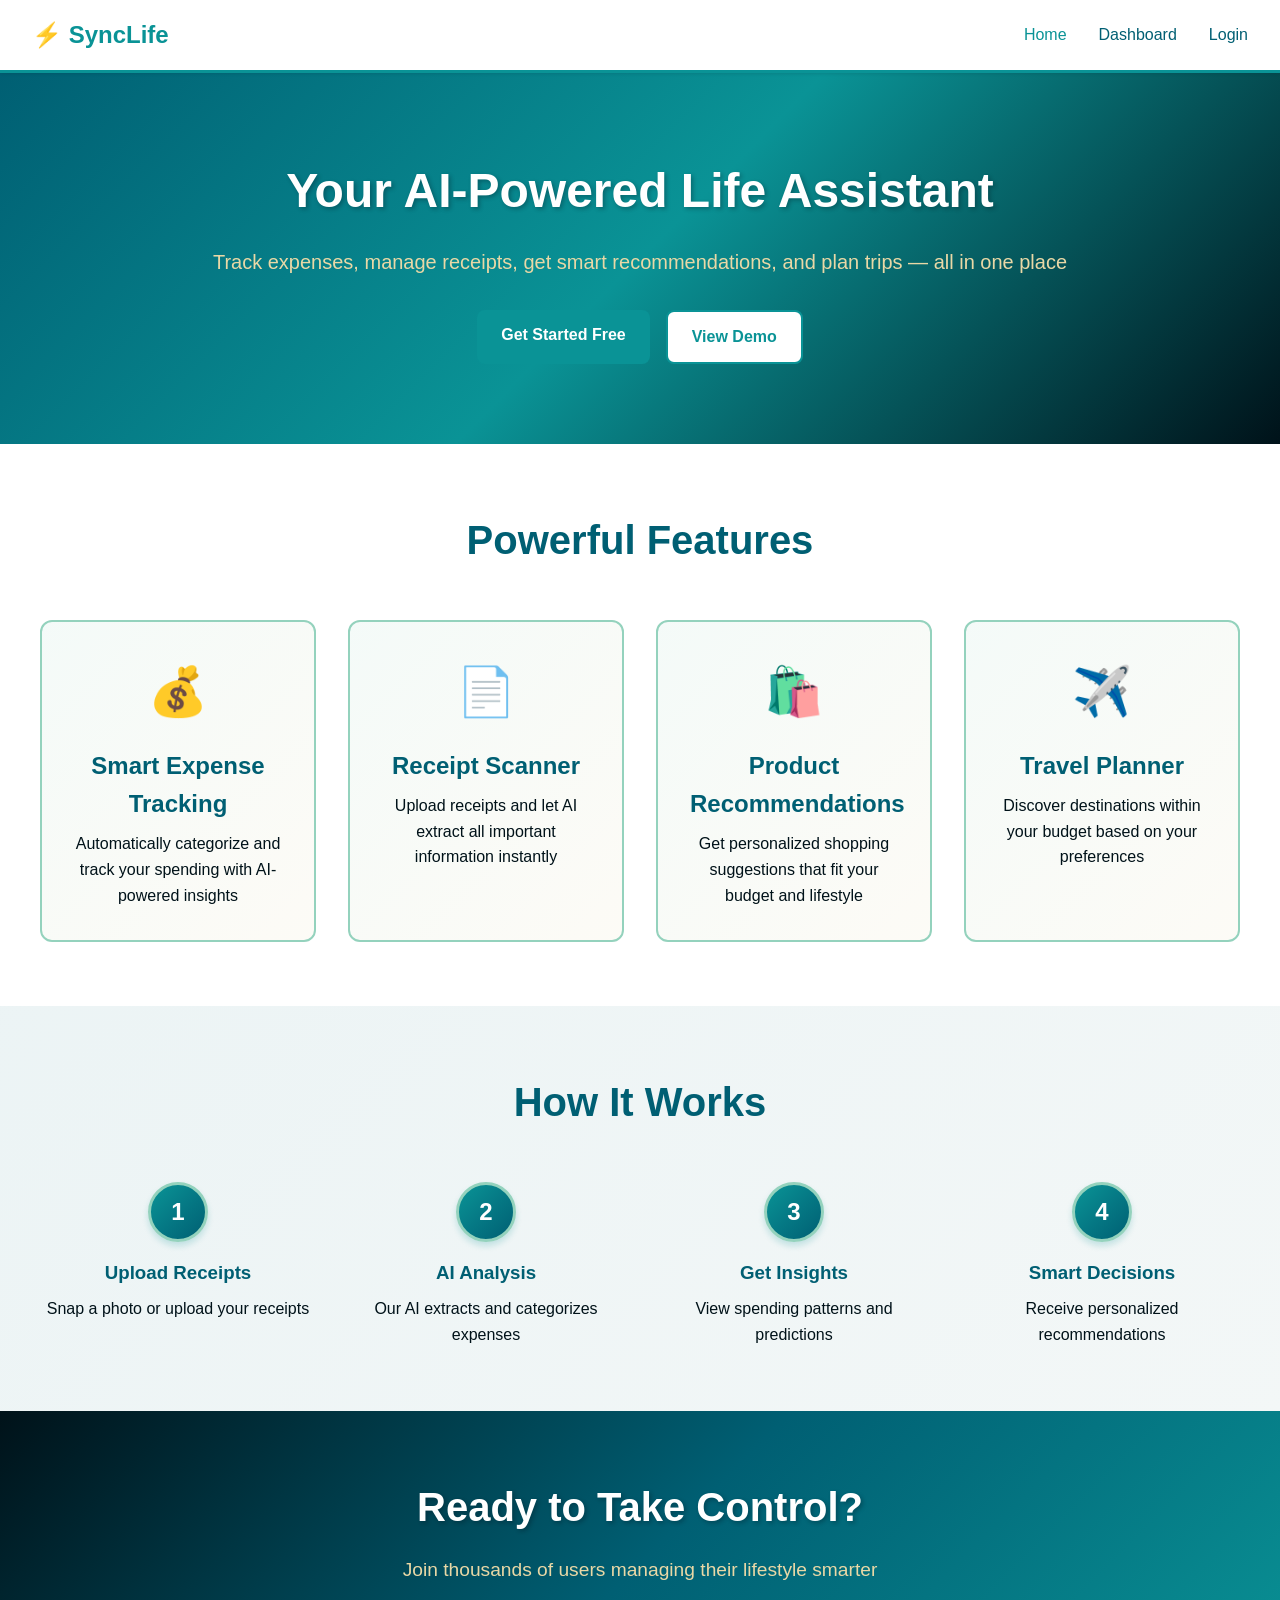
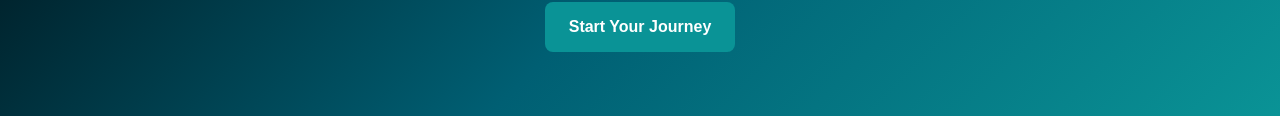
<file: template/index.html>
<!DOCTYPE html>
<html lang="en">
<head>
    <meta charset="UTF-8">
    <meta name="viewport" content="width=device-width, initial-scale=1.0">
    <title>SyncLife - Smart Lifestyle Automation</title>
    <link rel="stylesheet" href="../style/main.css">
    <style>
        /* Hero Section */
        .hero {
            background: linear-gradient(135deg, #005f73 0%, #0a9396 50%, #001219 100%);
            color: white;
            padding: 5rem 2rem;
            text-align: center;
        }

        .hero h1 {
            font-size: 3rem;
            margin-bottom: 1rem;
            animation: fadeInUp 0.8s ease;
            text-shadow: 2px 2px 4px rgba(0, 18, 25, 0.3);
        }

        .hero p {
            font-size: 1.25rem;
            margin-bottom: 2rem;
            color: #e9d8a6;
        }

        .hero-buttons {
            display: flex;
            gap: 1rem;
            justify-content: center;
            flex-wrap: wrap;
        }

        /* Features Section */
        .features {
            padding: 4rem 2rem;
            background: white;
        }

        .section-title {
            text-align: center;
            font-size: 2.5rem;
            margin-bottom: 3rem;
            color: #005f73;
        }

        .feature-grid {
            display: grid;
            grid-template-columns: repeat(auto-fit, minmax(250px, 1fr));
            gap: 2rem;
            max-width: 1200px;
            margin: 0 auto;
        }

        .feature-card {
            background: linear-gradient(135deg, rgba(148, 210, 189, 0.1) 0%, rgba(233, 216, 166, 0.1) 100%);
            padding: 2rem;
            border-radius: 12px;
            text-align: center;
            transition: transform 0.3s;
            border: 2px solid #94d2bd;
        }

        .feature-card:hover {
            transform: translateY(-10px);
            box-shadow: 0 10px 25px rgba(10, 147, 150, 0.2);
            border-color: #0a9396;
            background: linear-gradient(135deg, rgba(10, 147, 150, 0.1) 0%, rgba(148, 210, 189, 0.1) 100%);
        }

        .feature-icon {
            font-size: 3rem;
            margin-bottom: 1rem;
        }

        .feature-card h3 {
            font-size: 1.5rem;
            margin-bottom: 0.5rem;
            color: #005f73;
        }

        .feature-card p {
            color: #001219;
        }

        /* How It Works */
        .how-it-works {
            padding: 4rem 2rem;
            background: linear-gradient(135deg, rgba(10, 147, 150, 0.05) 0%, rgba(148, 210, 189, 0.05) 100%);
        }

        .steps {
            display: grid;
            grid-template-columns: repeat(auto-fit, minmax(200px, 1fr));
            gap: 2rem;
            max-width: 1200px;
            margin: 0 auto;
        }

        .step {
            text-align: center;
        }

        .step-number {
            width: 60px;
            height: 60px;
            background: linear-gradient(135deg, #0a9396 0%, #005f73 100%);
            color: white;
            border-radius: 50%;
            display: flex;
            align-items: center;
            justify-content: center;
            font-size: 1.5rem;
            font-weight: bold;
            margin: 0 auto 1rem;
            border: 3px solid #94d2bd;
            box-shadow: 0 4px 6px rgba(10, 147, 150, 0.2);
        }

        .step h3 {
            color: #005f73;
            margin-bottom: 0.5rem;
        }

        .step p {
            color: #001219;
        }

        /* CTA Section */
        .cta {
            background: linear-gradient(135deg, #001219 0%, #005f73 50%, #0a9396 100%);
            color: white;
            padding: 4rem 2rem;
            text-align: center;
        }

        .cta h2 {
            font-size: 2.5rem;
            margin-bottom: 1rem;
            text-shadow: 2px 2px 4px rgba(0, 18, 25, 0.3);
        }

        .cta p {
            color: #e9d8a6;
            font-size: 1.2rem;
        }

        @keyframes fadeInUp {
            from {
                opacity: 0;
                transform: translateY(30px);
            }
            to {
                opacity: 1;
                transform: translateY(0);
            }
        }
    </style>
</head>
<body>
    <nav class="navbar">
        <div class="navbar-container">
            <a href="index.html" class="logo">⚡ SyncLife</a>
            <ul class="nav-links">
                <li><a href="index.html" class="active">Home</a></li>
                <li><a href="dashboard.html">Dashboard</a></li>
                <li><a href="Login.html">Login</a></li>
            </ul>
        </div>
    </nav>

    <section class="hero">
        <div class="container">
            <h1>Your AI-Powered Life Assistant</h1>
            <p>Track expenses, manage receipts, get smart recommendations, and plan trips — all in one place</p>
            <div class="hero-buttons">
                <a href="Register.html" class="btn btn-primary">Get Started Free</a>
                <a href="dashboard.html" class="btn btn-secondary">View Demo</a>
            </div>
        </div>
    </section>

    <section class="features">
        <h2 class="section-title">Powerful Features</h2>
        <div class="feature-grid">
            <div class="feature-card">
                <div class="feature-icon">💰</div>
                <h3>Smart Expense Tracking</h3>
                <p>Automatically categorize and track your spending with AI-powered insights</p>
            </div>
            <div class="feature-card">
                <div class="feature-icon">📄</div>
                <h3>Receipt Scanner</h3>
                <p>Upload receipts and let AI extract all important information instantly</p>
            </div>
            <div class="feature-card">
                <div class="feature-icon">🛍️</div>
                <h3>Product Recommendations</h3>
                <p>Get personalized shopping suggestions that fit your budget and lifestyle</p>
            </div>
            <div class="feature-card">
                <div class="feature-icon">✈️</div>
                <h3>Travel Planner</h3>
                <p>Discover destinations within your budget based on your preferences</p>
            </div>
        </div>
    </section>

    <section class="how-it-works">
        <h2 class="section-title">How It Works</h2>
        <div class="steps">
            <div class="step">
                <div class="step-number">1</div>
                <h3>Upload Receipts</h3>
                <p>Snap a photo or upload your receipts</p>
            </div>
            <div class="step">
                <div class="step-number">2</div>
                <h3>AI Analysis</h3>
                <p>Our AI extracts and categorizes expenses</p>
            </div>
            <div class="step">
                <div class="step-number">3</div>
                <h3>Get Insights</h3>
                <p>View spending patterns and predictions</p>
            </div>
            <div class="step">
                <div class="step-number">4</div>
                <h3>Smart Decisions</h3>
                <p>Receive personalized recommendations</p>
            </div>
        </div>
    </section>

    <section class="cta">
        <div class="container">
            <h2>Ready to Take Control?</h2>
            <p>Join thousands of users managing their lifestyle smarter</p>
            <a href="Register.html" class="btn btn-primary" style="margin-top: 1rem;">Start Your Journey</a>
        </div>
    </section>
</body>
</html>
</file>
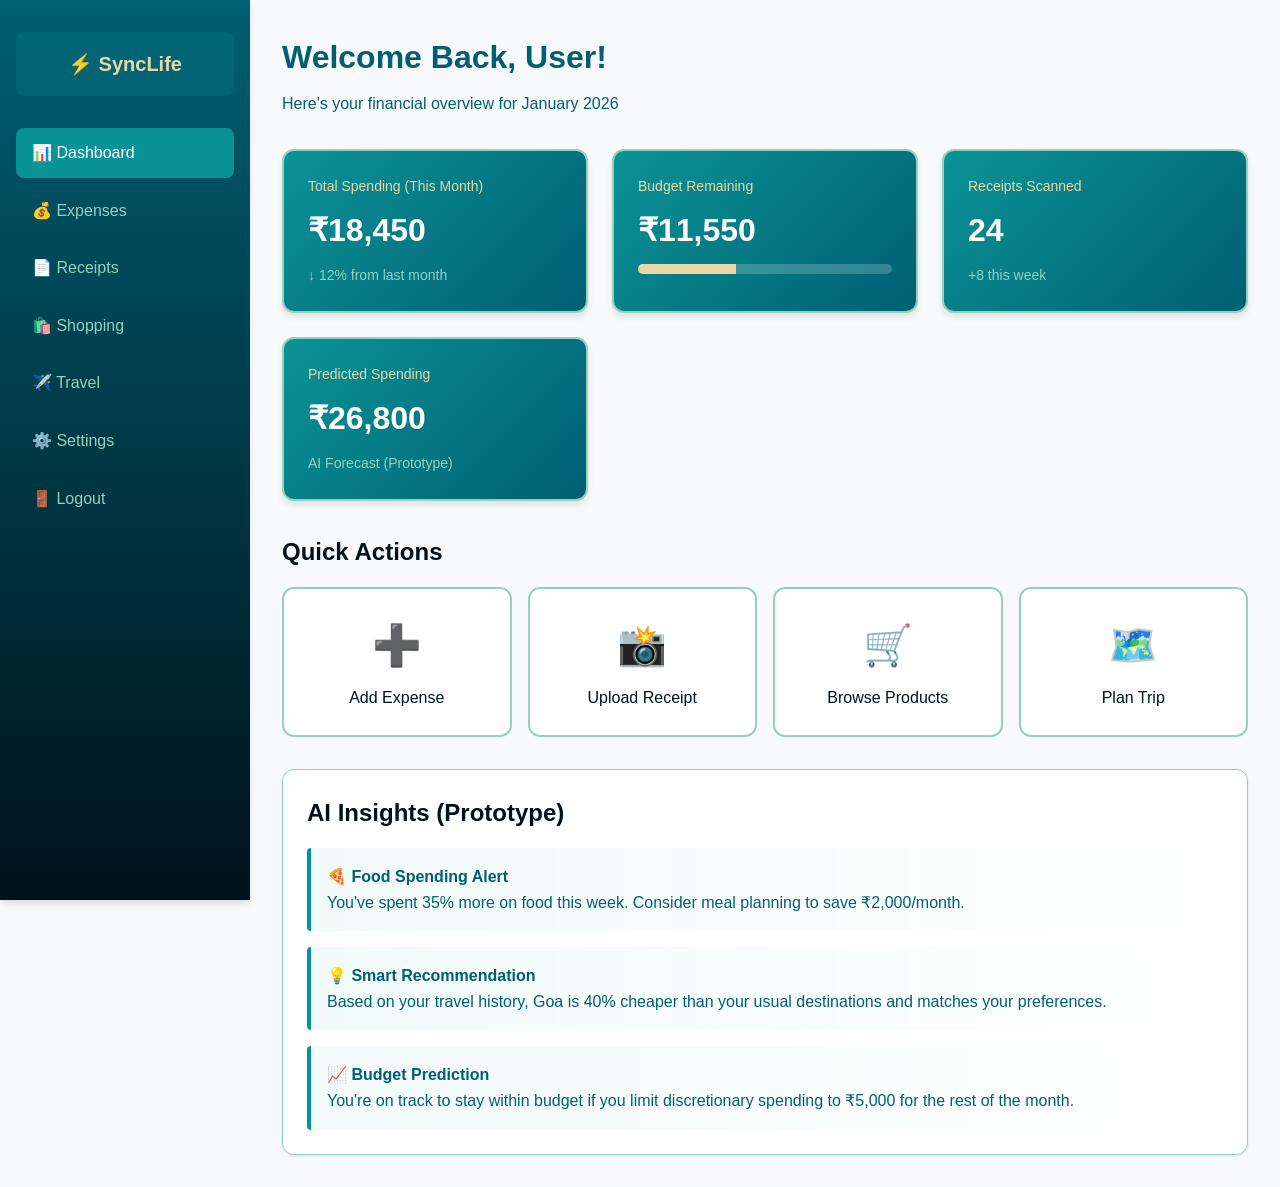
<file: template/dashboard.html>
<!DOCTYPE html>
<html lang="en">
<head>
    <meta charset="UTF-8">
    <meta name="viewport" content="width=device-width, initial-scale=1.0">
    <title>Dashboard - SyncLife</title>
    <link rel="stylesheet" href="../style/main.css">
    <link rel="stylesheet" href="../style/dashboard.css">
</head>
<body>
    <div class="dashboard-container">
        <aside class="sidebar">
            <div class="sidebar-logo">⚡ SyncLife</div>
            <ul class="sidebar-menu">
                <li><a href="dashboard.html" class="active">📊 Dashboard</a></li>
                <li><a href="expenses.html">💰 Expenses</a></li>
                <li><a href="receipts.html">📄 Receipts</a></li>
                <li><a href="products.html">🛍️ Shopping</a></li>
                <li><a href="travel.html">✈️ Travel</a></li>
                <li><a href="profile.html">⚙️ Settings</a></li>
                <li><a href="index.html">🚪 Logout</a></li>
            </ul>
        </aside>
        <main class="main-content">
            <div class="page-header">
                <h1>Welcome Back, User!</h1>
                <p class="text-secondary">Here's your financial overview for January 2026</p>
            </div>
            <div class="stats-grid">
                <div class="stat-card">
                    <div class="stat-label">Total Spending (This Month)</div>
                    <div class="stat-value">₹18,450</div>
                    <div class="stat-change text-success">↓ 12% from last month</div>
                </div>
                <div class="stat-card">
                    <div class="stat-label">Budget Remaining</div>
                    <div class="stat-value">₹11,550</div>
                    <div class="progress-bar">
                        <div class="progress-fill" style="width: 38.5%"></div>
                    </div>
                </div>
                <div class="stat-card">
                    <div class="stat-label">Receipts Scanned</div>
                    <div class="stat-value">24</div>
                    <div class="stat-change text-primary">+8 this week</div>
                </div>
                <div class="stat-card">
                    <div class="stat-label">Predicted Spending</div>
                    <div class="stat-value">₹26,800</div>
                    <div class="stat-change text-warning">AI Forecast (Prototype)</div>
                </div>
            </div>
            <h2 class="mb-2">Quick Actions</h2>
            <div class="quick-actions">
                <a href="expenses.html" class="action-card">
                    <div class="action-icon">➕</div>
                    <div>Add Expense</div>
                </a>
                <a href="receipts.html" class="action-card">
                    <div class="action-icon">📸</div>
                    <div>Upload Receipt</div>
                </a>
                <a href="products.html" class="action-card">
                    <div class="action-icon">🛒</div>
                    <div>Browse Products</div>
                </a>
                <a href="travel.html" class="action-card">
                    <div class="action-icon">🗺️</div>
                    <div>Plan Trip</div>
                </a>
            </div>
            <div class="insights-section">
                <h2 class="mb-2">AI Insights (Prototype)</h2>
                <div class="insight-item">
                    <strong>🍕 Food Spending Alert</strong>
                    <p class="text-secondary">You've spent 35% more on food this week. Consider meal planning to save ₹2,000/month.</p>
                </div>
                <div class="insight-item">
                    <strong>💡 Smart Recommendation</strong>
                    <p class="text-secondary">Based on your travel history, Goa is 40% cheaper than your usual destinations and matches your preferences.</p>
                </div>
                <div class="insight-item">
                    <strong>📈 Budget Prediction</strong>
                    <p class="text-secondary">You're on track to stay within budget if you limit discretionary spending to ₹5,000 for the rest of the month.</p>
                </div>
            </div>
        </main>
    </div>
</body>
</html>
</file>
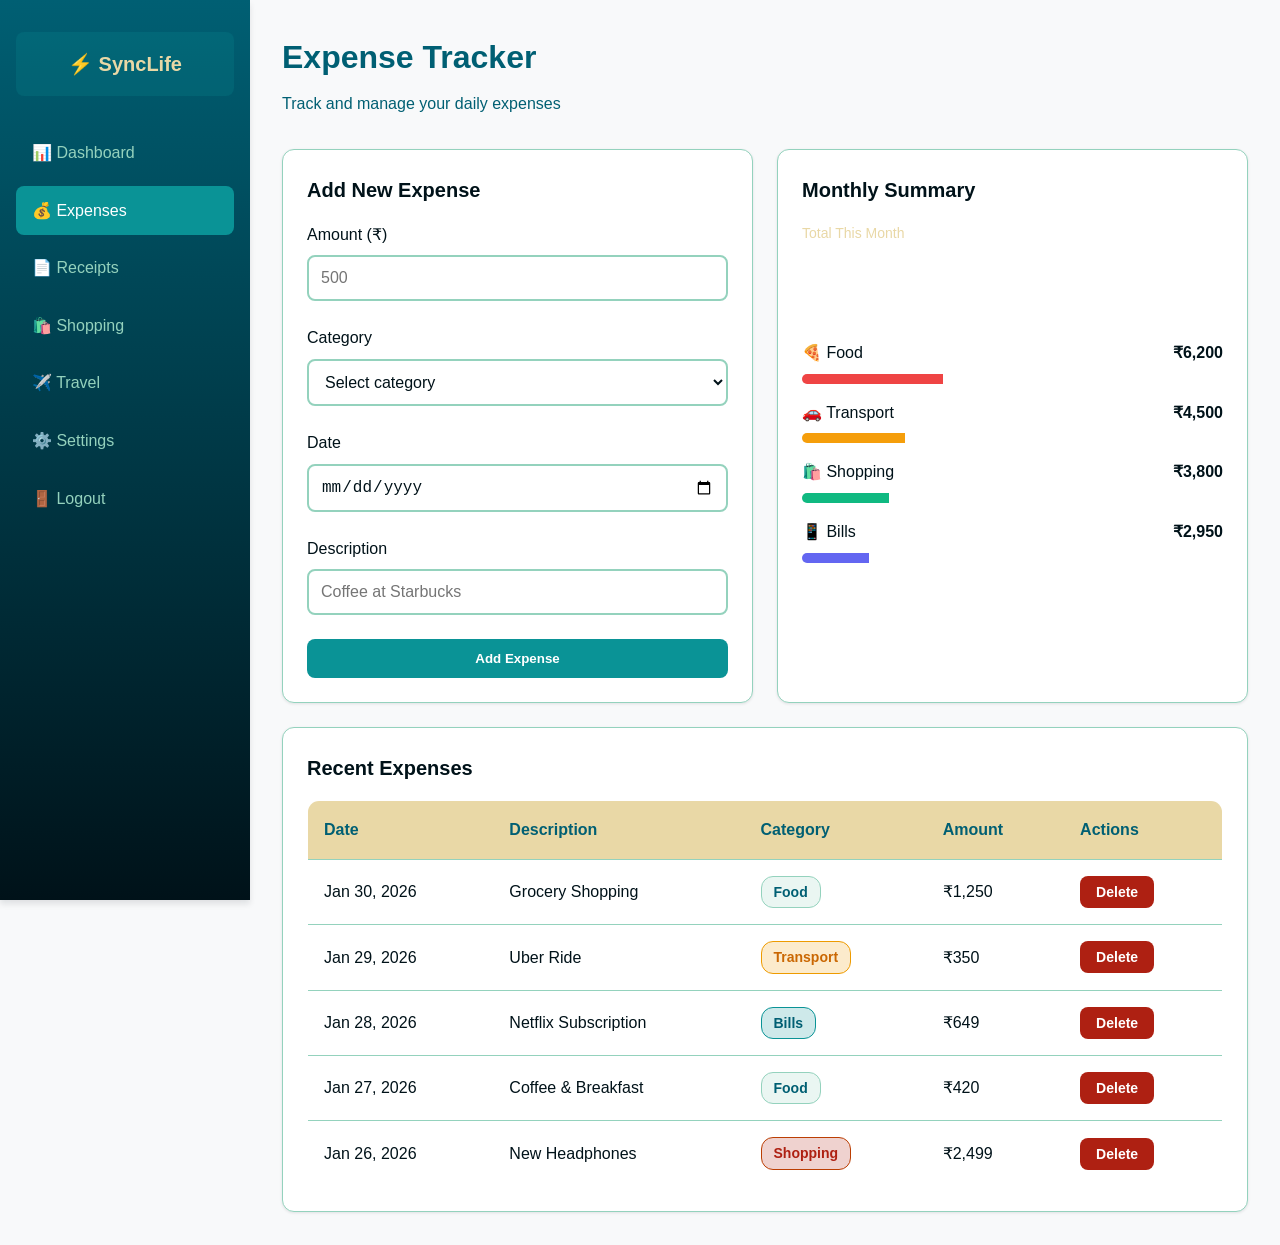
<file: template/expenses.html>
<!DOCTYPE html>
<html lang="en">
<head>
    <meta charset="UTF-8">
    <meta name="viewport" content="width=device-width, initial-scale=1.0">
    <title>Expenses - SyncLife</title>
    <link rel="stylesheet" href="../style/main.css">
    <link rel="stylesheet" href="../style/dashboard.css">
</head>
<body>
    <div class="dashboard-container">
        <aside class="sidebar">
            <div class="sidebar-logo">⚡ SyncLife</div>
            <ul class="sidebar-menu">
                <li><a href="dashboard.html">📊 Dashboard</a></li>
                <li><a href="expenses.html" class="active">💰 Expenses</a></li>
                <li><a href="receipts.html">📄 Receipts</a></li>
                <li><a href="products.html">🛍️ Shopping</a></li>
                <li><a href="travel.html">✈️ Travel</a></li>
                <li><a href="profile.html">⚙️ Settings</a></li>
                <li><a href="index.html">🚪 Logout</a></li>
            </ul>
        </aside>
        <main class="main-content">
            <div class="page-header">
                <h1>Expense Tracker</h1>
                <p class="text-secondary">Track and manage your daily expenses</p>
            </div>

            <div class="grid grid-2">
                <div class="card">
                    <h2 class="card-header">Add New Expense</h2>
                    <form>
                        <div class="form-group">
                            <label class="form-label">Amount (₹)</label>
                            <input type="number" class="form-input" placeholder="500" required>
                        </div>
                        <div class="form-group">
                            <label class="form-label">Category</label>
                            <select class="form-select" required>
                                <option value="">Select category</option>
                                <option value="food">🍕 Food & Dining</option>
                                <option value="transport">🚗 Transportation</option>
                                <option value="shopping">🛍️ Shopping</option>
                                <option value="bills">📱 Bills & Utilities</option>
                                <option value="entertainment">🎬 Entertainment</option>
                                <option value="health">💊 Healthcare</option>
                                <option value="other">📦 Other</option>
                            </select>
                        </div>
                        <div class="form-group">
                            <label class="form-label">Date</label>
                            <input type="date" class="form-input" required>
                        </div>
                        <div class="form-group">
                            <label class="form-label">Description</label>
                            <input type="text" class="form-input" placeholder="Coffee at Starbucks">
                        </div>
                        <button type="submit" class="btn btn-primary" style="width: 100%;">Add Expense</button>
                    </form>
                </div>

                <div class="card">
                    <h2 class="card-header">Monthly Summary</h2>
                    <div style="margin-bottom: 1.5rem;">
                        <div class="stat-label">Total This Month</div>
                        <div class="stat-value" style="font-size: 2.5rem;">₹18,450</div>
                    </div>
                    <div style="margin-bottom: 1rem;">
                        <div style="display: flex; justify-content: space-between; margin-bottom: 0.5rem;">
                            <span>🍕 Food</span>
                            <strong>₹6,200</strong>
                        </div>
                        <div class="progress-bar">
                            <div class="progress-fill" style="width: 33.6%; background: #ef4444;"></div>
                        </div>
                    </div>
                    <div style="margin-bottom: 1rem;">
                        <div style="display: flex; justify-content: space-between; margin-bottom: 0.5rem;">
                            <span>🚗 Transport</span>
                            <strong>₹4,500</strong>
                        </div>
                        <div class="progress-bar">
                            <div class="progress-fill" style="width: 24.4%; background: #f59e0b;"></div>
                        </div>
                    </div>
                    <div style="margin-bottom: 1rem;">
                        <div style="display: flex; justify-content: space-between; margin-bottom: 0.5rem;">
                            <span>🛍️ Shopping</span>
                            <strong>₹3,800</strong>
                        </div>
                        <div class="progress-bar">
                            <div class="progress-fill" style="width: 20.6%; background: #10b981;"></div>
                        </div>
                    </div>
                    <div style="margin-bottom: 1rem;">
                        <div style="display: flex; justify-content: space-between; margin-bottom: 0.5rem;">
                            <span>📱 Bills</span>
                            <strong>₹2,950</strong>
                        </div>
                        <div class="progress-bar">
                            <div class="progress-fill" style="width: 16%; background: #6366f1;"></div>
                        </div>
                    </div>
                </div>
            </div>

            <div class="card mt-3">
                <h2 class="card-header">Recent Expenses</h2>
                <table class="table">
                    <thead>
                        <tr>
                            <th>Date</th>
                            <th>Description</th>
                            <th>Category</th>
                            <th>Amount</th>
                            <th>Actions</th>
                        </tr>
                    </thead>
                    <tbody>
                        <tr>
                            <td>Jan 30, 2026</td>
                            <td>Grocery Shopping</td>
                            <td><span class="badge badge-success">Food</span></td>
                            <td>₹1,250</td>
                            <td><button class="btn btn-danger btn-sm">Delete</button></td>
                        </tr>
                        <tr>
                            <td>Jan 29, 2026</td>
                            <td>Uber Ride</td>
                            <td><span class="badge badge-warning">Transport</span></td>
                            <td>₹350</td>
                            <td><button class="btn btn-danger btn-sm">Delete</button></td>
                        </tr>
                        <tr>
                            <td>Jan 28, 2026</td>
                            <td>Netflix Subscription</td>
                            <td><span class="badge badge-primary">Bills</span></td>
                            <td>₹649</td>
                            <td><button class="btn btn-danger btn-sm">Delete</button></td>
                        </tr>
                        <tr>
                            <td>Jan 27, 2026</td>
                            <td>Coffee & Breakfast</td>
                            <td><span class="badge badge-success">Food</span></td>
                            <td>₹420</td>
                            <td><button class="btn btn-danger btn-sm">Delete</button></td>
                        </tr>
                        <tr>
                            <td>Jan 26, 2026</td>
                            <td>New Headphones</td>
                            <td><span class="badge badge-danger">Shopping</span></td>
                            <td>₹2,499</td>
                            <td><button class="btn btn-danger btn-sm">Delete</button></td>
                        </tr>
                    </tbody>
                </table>
            </div>
        </main>
    </div>
</body>
</html>
</file>
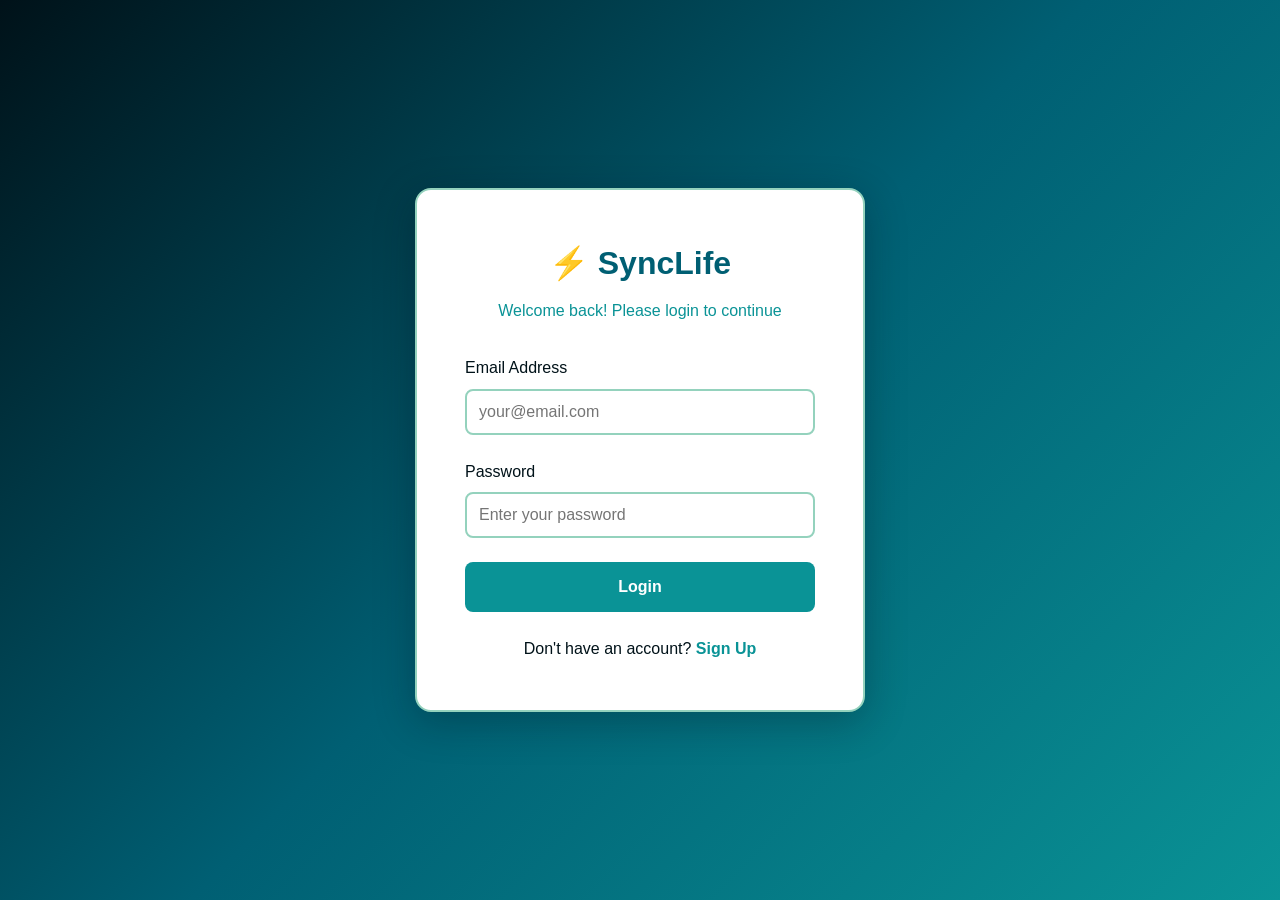
<file: template/Login.html>
<!DOCTYPE html>
<html lang="en">
<head>
    <meta charset="UTF-8">
    <meta name="viewport" content="width=device-width, initial-scale=1.0">
    <title>Login - SyncLife</title>
    <link rel="stylesheet" href="../style/main.css">
    <style>
        .auth-container {
            min-height: 100vh;
            display: flex;
            align-items: center;
            justify-content: center;
            background: linear-gradient(135deg, #001219 0%, #005f73 50%, #0a9396 100%);
            padding: 2rem;
        }

        .auth-card {
            background: white;
            padding: 3rem;
            border-radius: 16px;
            box-shadow: 0 10px 40px rgba(0, 18, 25, 0.3);
            width: 100%;
            max-width: 450px;
            border: 2px solid #94d2bd;
        }

        .auth-card h1 {
            text-align: center;
            margin-bottom: 0.5rem;
            color: #005f73;
        }

        .auth-card p {
            text-align: center;
            color: #0a9396;
            margin-bottom: 2rem;
        }

        .auth-link {
            text-align: center;
            margin-top: 1.5rem;
        }

        .auth-link a {
            color: #0a9396;
            text-decoration: none;
            font-weight: 600;
        }

        .auth-link a:hover {
            color: #005f73;
        }
    </style>
</head>
<body>
    <div class="auth-container">
        <div class="auth-card">
            <h1>⚡ SyncLife</h1>
            <p>Welcome back! Please login to continue</p>

            <form>
                <div class="form-group">
                    <label class="form-label">Email Address</label>
                    <input type="email" class="form-input" placeholder="your@email.com" required>
                </div>

                <div class="form-group">
                    <label class="form-label">Password</label>
                    <input type="password" class="form-input" placeholder="Enter your password" required>
                </div>

                <a href="dashboard.html" class="btn btn-primary" style="width: 100%;">Login</a>
            </form>

            <div class="auth-link">
                Don't have an account? <a href="Register.html">Sign Up</a>
            </div>
        </div>
    </div>
</body>
</html>
</file>
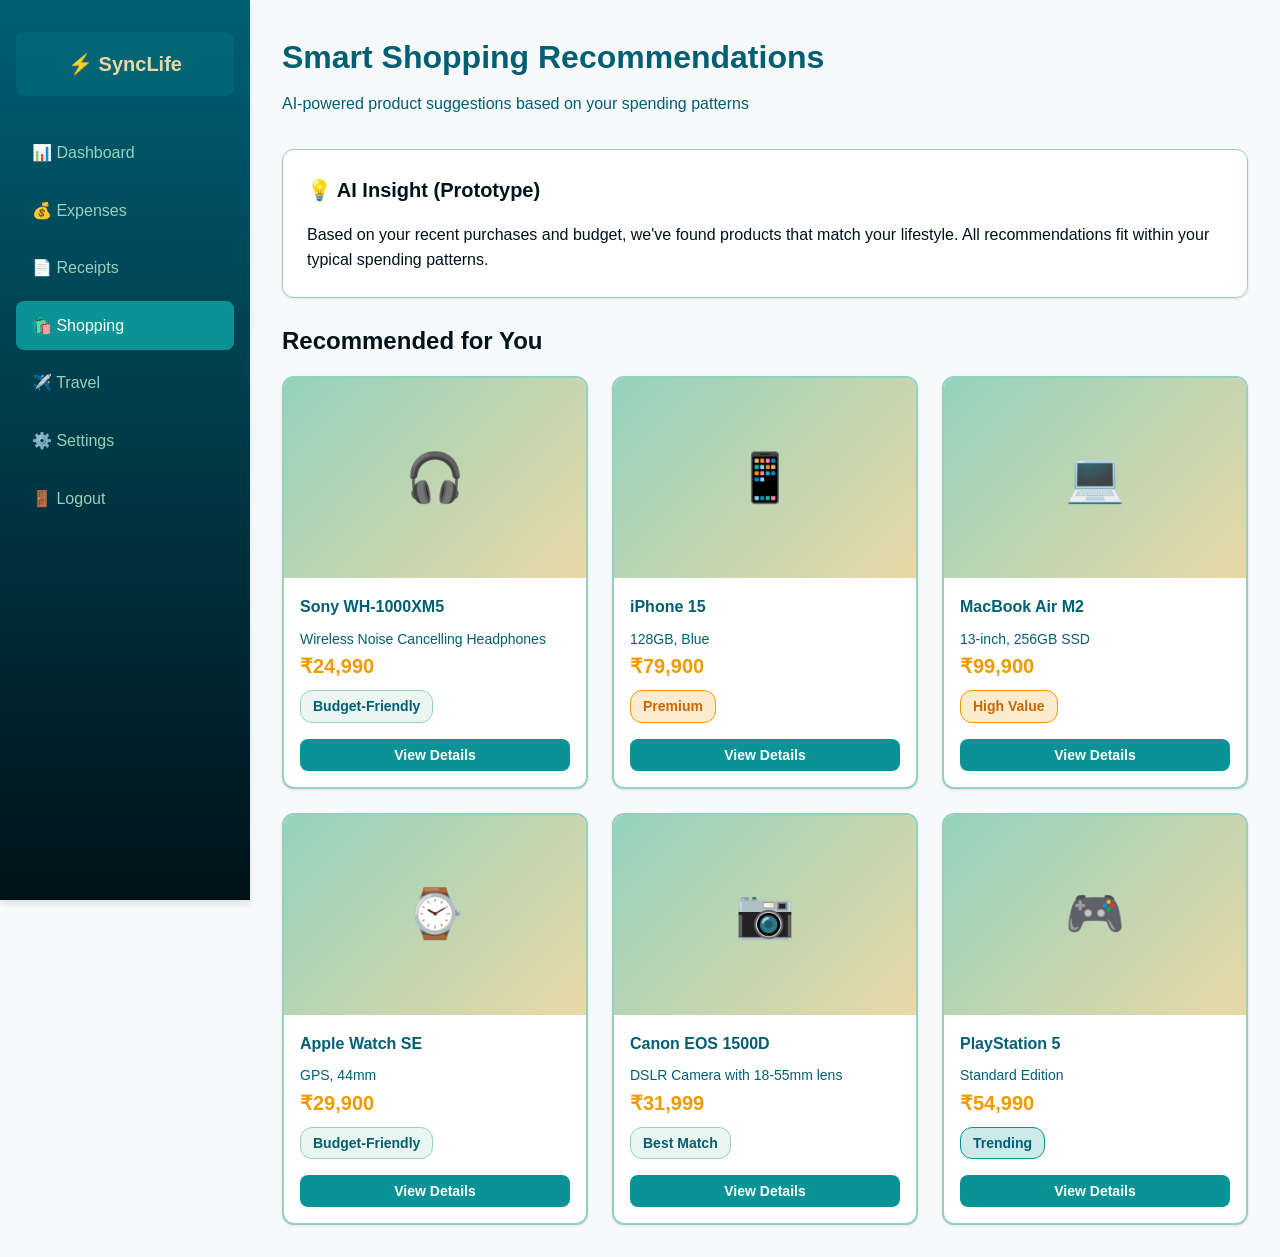
<file: template/products.html>
<!DOCTYPE html>
<html lang="en">
<head>
    <meta charset="UTF-8">
    <meta name="viewport" content="width=device-width, initial-scale=1.0">
    <title>Shopping - SyncLife</title>
    <link rel="stylesheet" href="../style/main.css">
    <link rel="stylesheet" href="../style/dashboard.css">
    <link rel="stylesheet" href="../style/components.css">
</head>
<body>
    <div class="dashboard-container">
        <aside class="sidebar">
            <div class="sidebar-logo">⚡ SyncLife</div>
            <ul class="sidebar-menu">
                <li><a href="dashboard.html">📊 Dashboard</a></li>
                <li><a href="expenses.html">💰 Expenses</a></li>
                <li><a href="receipts.html">📄 Receipts</a></li>
                <li><a href="products.html" class="active">🛍️ Shopping</a></li>
                <li><a href="travel.html">✈️ Travel</a></li>
                <li><a href="profile.html">⚙️ Settings</a></li>
                <li><a href="index.html">🚪 Logout</a></li>
            </ul>
        </aside>
        <main class="main-content">
            <div class="page-header">
                <h1>Smart Shopping Recommendations</h1>
                <p class="text-secondary">AI-powered product suggestions based on your spending patterns</p>
            </div>

            <div class="card mb-3">
                <h2 class="card-header">💡 AI Insight (Prototype)</h2>
                <p>Based on your recent purchases and budget, we've found products that match your lifestyle. All recommendations fit within your typical spending patterns.</p>
            </div>

            <h2 class="mb-2">Recommended for You</h2>
            <div class="product-grid">
                <div class="product-card">
                    <div class="product-image">🎧</div>
                    <div class="product-info">
                        <div class="product-name">Sony WH-1000XM5</div>
                        <p class="text-secondary" style="font-size: 0.875rem;">Wireless Noise Cancelling Headphones</p>
                        <div class="product-price">₹24,990</div>
                        <span class="badge badge-success mt-1">Budget-Friendly</span>
                        <button class="btn btn-primary btn-sm mt-2" style="width: 100%;">View Details</button>
                    </div>
                </div>

                <div class="product-card">
                    <div class="product-image">📱</div>
                    <div class="product-info">
                        <div class="product-name">iPhone 15</div>
                        <p class="text-secondary" style="font-size: 0.875rem;">128GB, Blue</p>
                        <div class="product-price">₹79,900</div>
                        <span class="badge badge-warning mt-1">Premium</span>
                        <button class="btn btn-primary btn-sm mt-2" style="width: 100%;">View Details</button>
                    </div>
                </div>

                <div class="product-card">
                    <div class="product-image">💻</div>
                    <div class="product-info">
                        <div class="product-name">MacBook Air M2</div>
                        <p class="text-secondary" style="font-size: 0.875rem;">13-inch, 256GB SSD</p>
                        <div class="product-price">₹99,900</div>
                        <span class="badge badge-warning mt-1">High Value</span>
                        <button class="btn btn-primary btn-sm mt-2" style="width: 100%;">View Details</button>
                    </div>
                </div>

                <div class="product-card">
                    <div class="product-image">⌚</div>
                    <div class="product-info">
                        <div class="product-name">Apple Watch SE</div>
                        <p class="text-secondary" style="font-size: 0.875rem;">GPS, 44mm</p>
                        <div class="product-price">₹29,900</div>
                        <span class="badge badge-success mt-1">Budget-Friendly</span>
                        <button class="btn btn-primary btn-sm mt-2" style="width: 100%;">View Details</button>
                    </div>
                </div>

                <div class="product-card">
                    <div class="product-image">📷</div>
                    <div class="product-info">
                        <div class="product-name">Canon EOS 1500D</div>
                        <p class="text-secondary" style="font-size: 0.875rem;">DSLR Camera with 18-55mm lens</p>
                        <div class="product-price">₹31,999</div>
                        <span class="badge badge-success mt-1">Best Match</span>
                        <button class="btn btn-primary btn-sm mt-2" style="width: 100%;">View Details</button>
                    </div>
                </div>

                <div class="product-card">
                    <div class="product-image">🎮</div>
                    <div class="product-info">
                        <div class="product-name">PlayStation 5</div>
                        <p class="text-secondary" style="font-size: 0.875rem;">Standard Edition</p>
                        <div class="product-price">₹54,990</div>
                        <span class="badge badge-primary mt-1">Trending</span>
                        <button class="btn btn-primary btn-sm mt-2" style="width: 100%;">View Details</button>
                    </div>
                </div>
            </div>
        </main>
    </div>
</body>
</html>
</file>
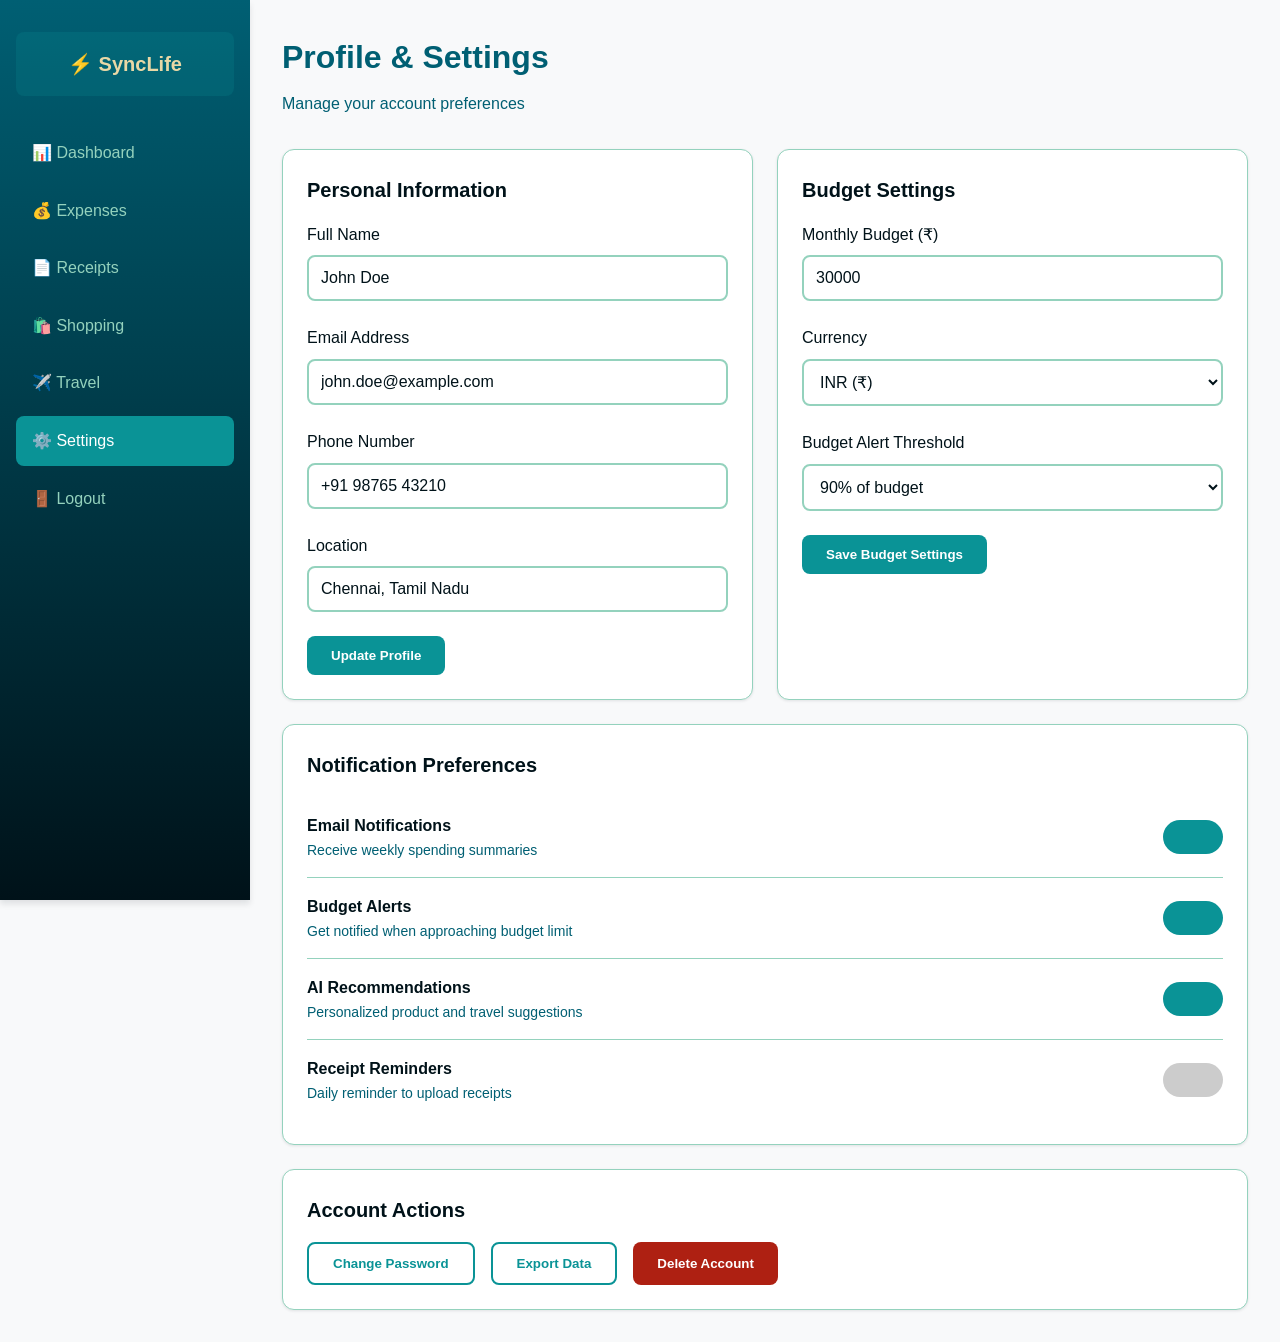
<file: template/profile.html>
<!DOCTYPE html>
<html lang="en">
<head>
    <meta charset="UTF-8">
    <meta name="viewport" content="width=device-width, initial-scale=1.0">
    <title>Settings - SyncLife</title>
    <link rel="stylesheet" href="../style/main.css">
    <link rel="stylesheet" href="../style/dashboard.css">
</head>
<body>
    <div class="dashboard-container">
        <aside class="sidebar">
            <div class="sidebar-logo">⚡ SyncLife</div>
            <ul class="sidebar-menu">
                <li><a href="dashboard.html">📊 Dashboard</a></li>
                <li><a href="expenses.html">💰 Expenses</a></li>
                <li><a href="receipts.html">📄 Receipts</a></li>
                <li><a href="products.html">🛍️ Shopping</a></li>
                <li><a href="travel.html">✈️ Travel</a></li>
                <li><a href="profile.html" class="active">⚙️ Settings</a></li>
                <li><a href="index.html">🚪 Logout</a></li>
            </ul>
        </aside>
        <main class="main-content">
            <div class="page-header">
                <h1>Profile & Settings</h1>
                <p class="text-secondary">Manage your account preferences</p>
            </div>

            <div class="grid grid-2">
                <div class="card">
                    <h2 class="card-header">Personal Information</h2>
                    <form>
                        <div class="form-group">
                            <label class="form-label">Full Name</label>
                            <input type="text" class="form-input" value="John Doe">
                        </div>
                        <div class="form-group">
                            <label class="form-label">Email Address</label>
                            <input type="email" class="form-input" value="john.doe@example.com">
                        </div>
                        <div class="form-group">
                            <label class="form-label">Phone Number</label>
                            <input type="tel" class="form-input" value="+91 98765 43210">
                        </div>
                        <div class="form-group">
                            <label class="form-label">Location</label>
                            <input type="text" class="form-input" value="Chennai, Tamil Nadu">
                        </div>
                        <button type="submit" class="btn btn-primary">Update Profile</button>
                    </form>
                </div>

                <div class="card">
                    <h2 class="card-header">Budget Settings</h2>
                    <form>
                        <div class="form-group">
                            <label class="form-label">Monthly Budget (₹)</label>
                            <input type="number" class="form-input" value="30000">
                        </div>
                        <div class="form-group">
                            <label class="form-label">Currency</label>
                            <select class="form-select">
                                <option>INR (₹)</option>
                                <option>USD ($)</option>
                                <option>EUR (€)</option>
                                <option>GBP (£)</option>
                            </select>
                        </div>
                        <div class="form-group">
                            <label class="form-label">Budget Alert Threshold</label>
                            <select class="form-select">
                                <option>75% of budget</option>
                                <option>80% of budget</option>
                                <option selected>90% of budget</option>
                                <option>95% of budget</option>
                            </select>
                        </div>
                        <button type="submit" class="btn btn-primary">Save Budget Settings</button>
                    </form>
                </div>
            </div>

            <div class="card mt-3">
                <h2 class="card-header">Notification Preferences</h2>
                <div style="display: flex; justify-content: space-between; align-items: center; padding: 1rem 0; border-bottom: 1px solid var(--border-color);">
                    <div>
                        <strong>Email Notifications</strong>
                        <p class="text-secondary" style="font-size: 0.875rem;">Receive weekly spending summaries</p>
                    </div>
                    <label style="position: relative; display: inline-block; width: 60px; height: 34px;">
                        <input type="checkbox" checked style="opacity: 0; width: 0; height: 0;">
                        <span style="position: absolute; cursor: pointer; top: 0; left: 0; right: 0; bottom: 0; background-color: var(--primary-color); border-radius: 34px; transition: .4s;"></span>
                    </label>
                </div>

                <div style="display: flex; justify-content: space-between; align-items: center; padding: 1rem 0; border-bottom: 1px solid var(--border-color);">
                    <div>
                        <strong>Budget Alerts</strong>
                        <p class="text-secondary" style="font-size: 0.875rem;">Get notified when approaching budget limit</p>
                    </div>
                    <label style="position: relative; display: inline-block; width: 60px; height: 34px;">
                        <input type="checkbox" checked style="opacity: 0; width: 0; height: 0;">
                        <span style="position: absolute; cursor: pointer; top: 0; left: 0; right: 0; bottom: 0; background-color: var(--primary-color); border-radius: 34px; transition: .4s;"></span>
                    </label>
                </div>

                <div style="display: flex; justify-content: space-between; align-items: center; padding: 1rem 0; border-bottom: 1px solid var(--border-color);">
                    <div>
                        <strong>AI Recommendations</strong>
                        <p class="text-secondary" style="font-size: 0.875rem;">Personalized product and travel suggestions</p>
                    </div>
                    <label style="position: relative; display: inline-block; width: 60px; height: 34px;">
                        <input type="checkbox" checked style="opacity: 0; width: 0; height: 0;">
                        <span style="position: absolute; cursor: pointer; top: 0; left: 0; right: 0; bottom: 0; background-color: var(--primary-color); border-radius: 34px; transition: .4s;"></span>
                    </label>
                </div>

                <div style="display: flex; justify-content: space-between; align-items: center; padding: 1rem 0;">
                    <div>
                        <strong>Receipt Reminders</strong>
                        <p class="text-secondary" style="font-size: 0.875rem;">Daily reminder to upload receipts</p>
                    </div>
                    <label style="position: relative; display: inline-block; width: 60px; height: 34px;">
                        <input type="checkbox" style="opacity: 0; width: 0; height: 0;">
                        <span style="position: absolute; cursor: pointer; top: 0; left: 0; right: 0; bottom: 0; background-color: #ccc; border-radius: 34px; transition: .4s;"></span>
                    </label>
                </div>
            </div>

            <div class="card mt-3">
                <h2 class="card-header">Account Actions</h2>
                <div style="display: flex; gap: 1rem;">
                    <button class="btn btn-secondary">Change Password</button>
                    <button class="btn btn-secondary">Export Data</button>
                    <button class="btn btn-danger">Delete Account</button>
                </div>
            </div>
        </main>
    </div>
</body>
</html>
</file>
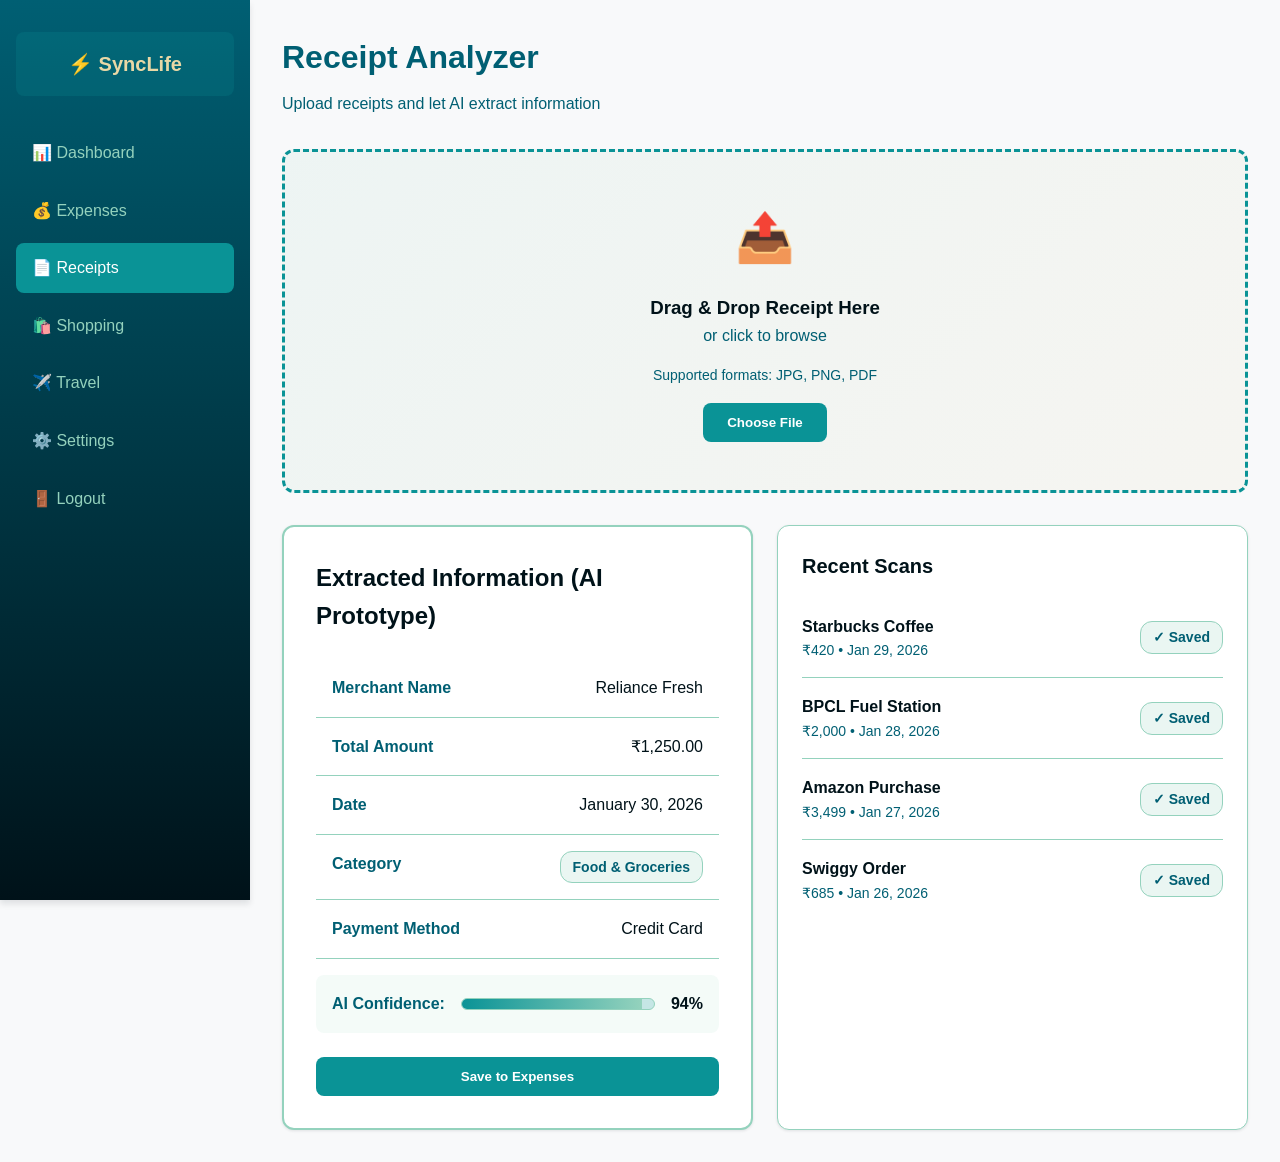
<file: template/receipts.html>
<!DOCTYPE html>
<html lang="en">
<head>
    <meta charset="UTF-8">
    <meta name="viewport" content="width=device-width, initial-scale=1.0">
    <title>Receipts - SyncLife</title>
    <link rel="stylesheet" href="../style/main.css">
    <link rel="stylesheet" href="../style/dashboard.css">
    <link rel="stylesheet" href="../style/components.css">
</head>
<body>
    <div class="dashboard-container">
        <aside class="sidebar">
            <div class="sidebar-logo">⚡ SyncLife</div>
            <ul class="sidebar-menu">
                <li><a href="dashboard.html">📊 Dashboard</a></li>
                <li><a href="expenses.html">💰 Expenses</a></li>
                <li><a href="receipts.html" class="active">📄 Receipts</a></li>
                <li><a href="products.html">🛍️ Shopping</a></li>
                <li><a href="travel.html">✈️ Travel</a></li>
                <li><a href="profile.html">⚙️ Settings</a></li>
                <li><a href="index.html">🚪 Logout</a></li>
            </ul>
        </aside>
        <main class="main-content">
            <div class="page-header">
                <h1>Receipt Analyzer</h1>
                <p class="text-secondary">Upload receipts and let AI extract information</p>
            </div>

            <div class="upload-box">
                <div class="upload-icon">📤</div>
                <h3>Drag & Drop Receipt Here</h3>
                <p class="text-secondary">or click to browse</p>
                <p class="text-secondary" style="font-size: 0.875rem; margin-top: 1rem;">Supported formats: JPG, PNG, PDF</p>
                <button class="btn btn-primary mt-2">Choose File</button>
            </div>

            <div class="grid grid-2 mt-4">
                <div class="receipt-preview">
                    <h2 class="mb-3">Extracted Information (AI Prototype)</h2>
                    <div class="receipt-field">
                        <span class="field-label">Merchant Name</span>
                        <span class="field-value">Reliance Fresh</span>
                    </div>
                    <div class="receipt-field">
                        <span class="field-label">Total Amount</span>
                        <span class="field-value">₹1,250.00</span>
                    </div>
                    <div class="receipt-field">
                        <span class="field-label">Date</span>
                        <span class="field-value">January 30, 2026</span>
                    </div>
                    <div class="receipt-field">
                        <span class="field-label">Category</span>
                        <span class="field-value"><span class="badge badge-success">Food & Groceries</span></span>
                    </div>
                    <div class="receipt-field">
                        <span class="field-label">Payment Method</span>
                        <span class="field-value">Credit Card</span>
                    </div>

                    <div class="confidence-bar">
                        <span class="field-label">AI Confidence:</span>
                        <div class="confidence-fill">
                            <div class="confidence-fill-inner" style="width: 94%"></div>
                        </div>
                        <strong>94%</strong>
                    </div>

                    <button class="btn btn-primary mt-3" style="width: 100%;">Save to Expenses</button>
                </div>

                <div class="card">
                    <h2 class="card-header">Recent Scans</h2>
                    <div style="border-bottom: 1px solid var(--border-color); padding: 1rem 0;">
                        <div style="display: flex; justify-content: space-between; align-items: center;">
                            <div>
                                <strong>Starbucks Coffee</strong>
                                <p class="text-secondary" style="font-size: 0.875rem;">₹420 • Jan 29, 2026</p>
                            </div>
                            <span class="badge badge-success">✓ Saved</span>
                        </div>
                    </div>
                    <div style="border-bottom: 1px solid var(--border-color); padding: 1rem 0;">
                        <div style="display: flex; justify-content: space-between; align-items: center;">
                            <div>
                                <strong>BPCL Fuel Station</strong>
                                <p class="text-secondary" style="font-size: 0.875rem;">₹2,000 • Jan 28, 2026</p>
                            </div>
                            <span class="badge badge-success">✓ Saved</span>
                        </div>
                    </div>
                    <div style="border-bottom: 1px solid var(--border-color); padding: 1rem 0;">
                        <div style="display: flex; justify-content: space-between; align-items: center;">
                            <div>
                                <strong>Amazon Purchase</strong>
                                <p class="text-secondary" style="font-size: 0.875rem;">₹3,499 • Jan 27, 2026</p>
                            </div>
                            <span class="badge badge-success">✓ Saved</span>
                        </div>
                    </div>
                    <div style="padding: 1rem 0;">
                        <div style="display: flex; justify-content: space-between; align-items: center;">
                            <div>
                                <strong>Swiggy Order</strong>
                                <p class="text-secondary" style="font-size: 0.875rem;">₹685 • Jan 26, 2026</p>
                            </div>
                            <span class="badge badge-success">✓ Saved</span>
                        </div>
                    </div>
                </div>
            </div>
        </main>
    </div>
</body>
</html>
</file>
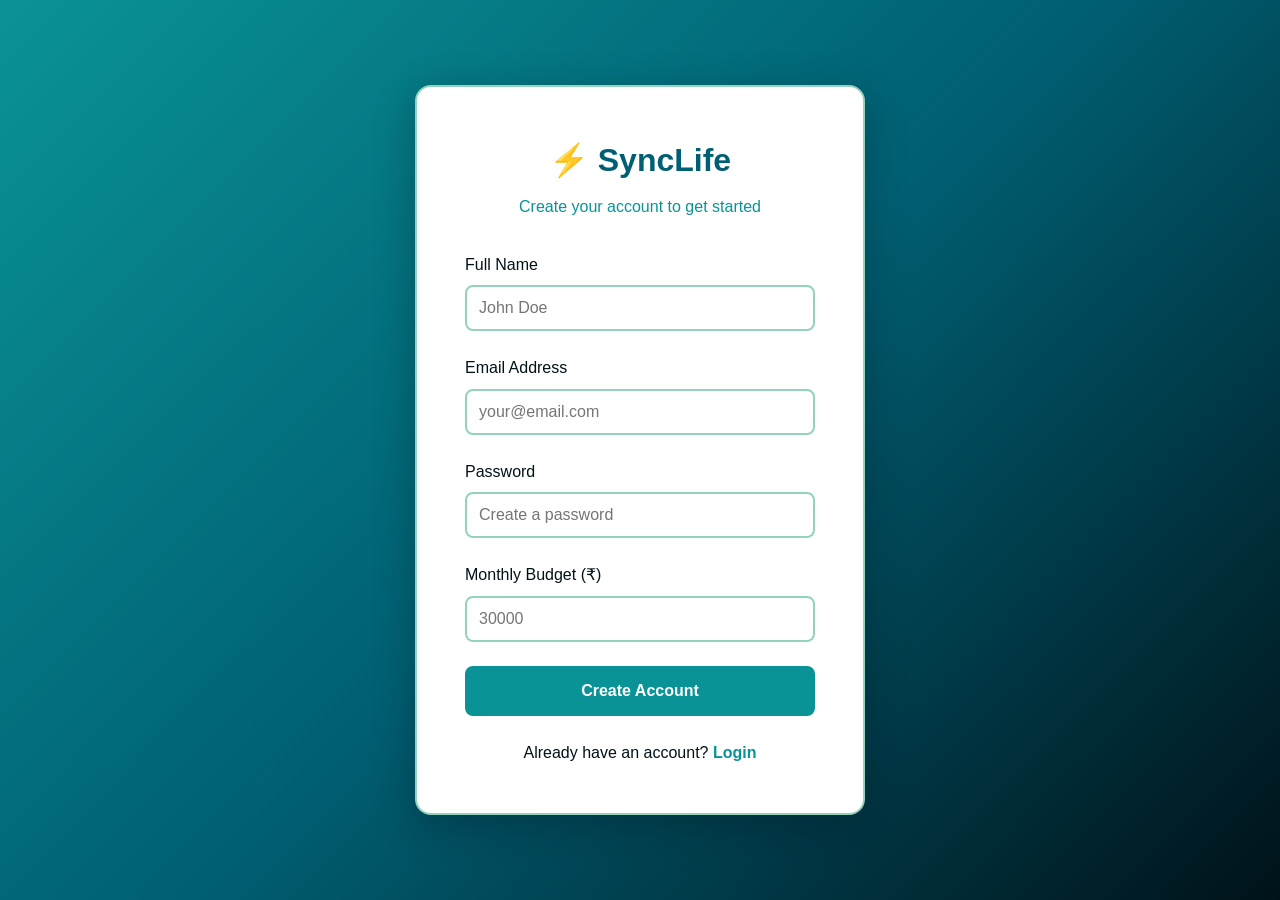
<file: template/Register.html>
<!DOCTYPE html>
<html lang="en">
<head>
    <meta charset="UTF-8">
    <meta name="viewport" content="width=device-width, initial-scale=1.0">
    <title>Register - SyncLife</title>
    <link rel="stylesheet" href="../style/main.css">
    <style>
        .auth-container {
            min-height: 100vh;
            display: flex;
            align-items: center;
            justify-content: center;
            background: linear-gradient(135deg, #0a9396 0%, #005f73 50%, #001219 100%);
            padding: 2rem;
        }

        .auth-card {
            background: white;
            padding: 3rem;
            border-radius: 16px;
            box-shadow: 0 10px 40px rgba(0, 18, 25, 0.3);
            width: 100%;
            max-width: 450px;
            border: 2px solid #94d2bd;
        }

        .auth-card h1 {
            text-align: center;
            margin-bottom: 0.5rem;
            color: #005f73;
        }

        .auth-card p {
            text-align: center;
            color: #0a9396;
            margin-bottom: 2rem;
        }

        .auth-link {
            text-align: center;
            margin-top: 1.5rem;
        }

        .auth-link a {
            color: #0a9396;
            text-decoration: none;
            font-weight: 600;
        }

        .auth-link a:hover {
            color: #005f73;
        }
    </style>
</head>
<body>
    <div class="auth-container">
        <div class="auth-card">
            <h1>⚡ SyncLife</h1>
            <p>Create your account to get started</p>

            <form>
                <div class="form-group">
                    <label class="form-label">Full Name</label>
                    <input type="text" class="form-input" placeholder="John Doe" required>
                </div>

                <div class="form-group">
                    <label class="form-label">Email Address</label>
                    <input type="email" class="form-input" placeholder="your@email.com" required>
                </div>

                <div class="form-group">
                    <label class="form-label">Password</label>
                    <input type="password" class="form-input" placeholder="Create a password" required>
                </div>

                <div class="form-group">
                    <label class="form-label">Monthly Budget (₹)</label>
                    <input type="number" class="form-input" placeholder="30000" required>
                </div>

                <a href="dashboard.html" class="btn btn-primary" style="width: 100%;">Create Account</a>
            </form>

            <div class="auth-link">
                Already have an account? <a href="Login.html">Login</a>
            </div>
        </div>
    </div>
</body>
</html>
</file>
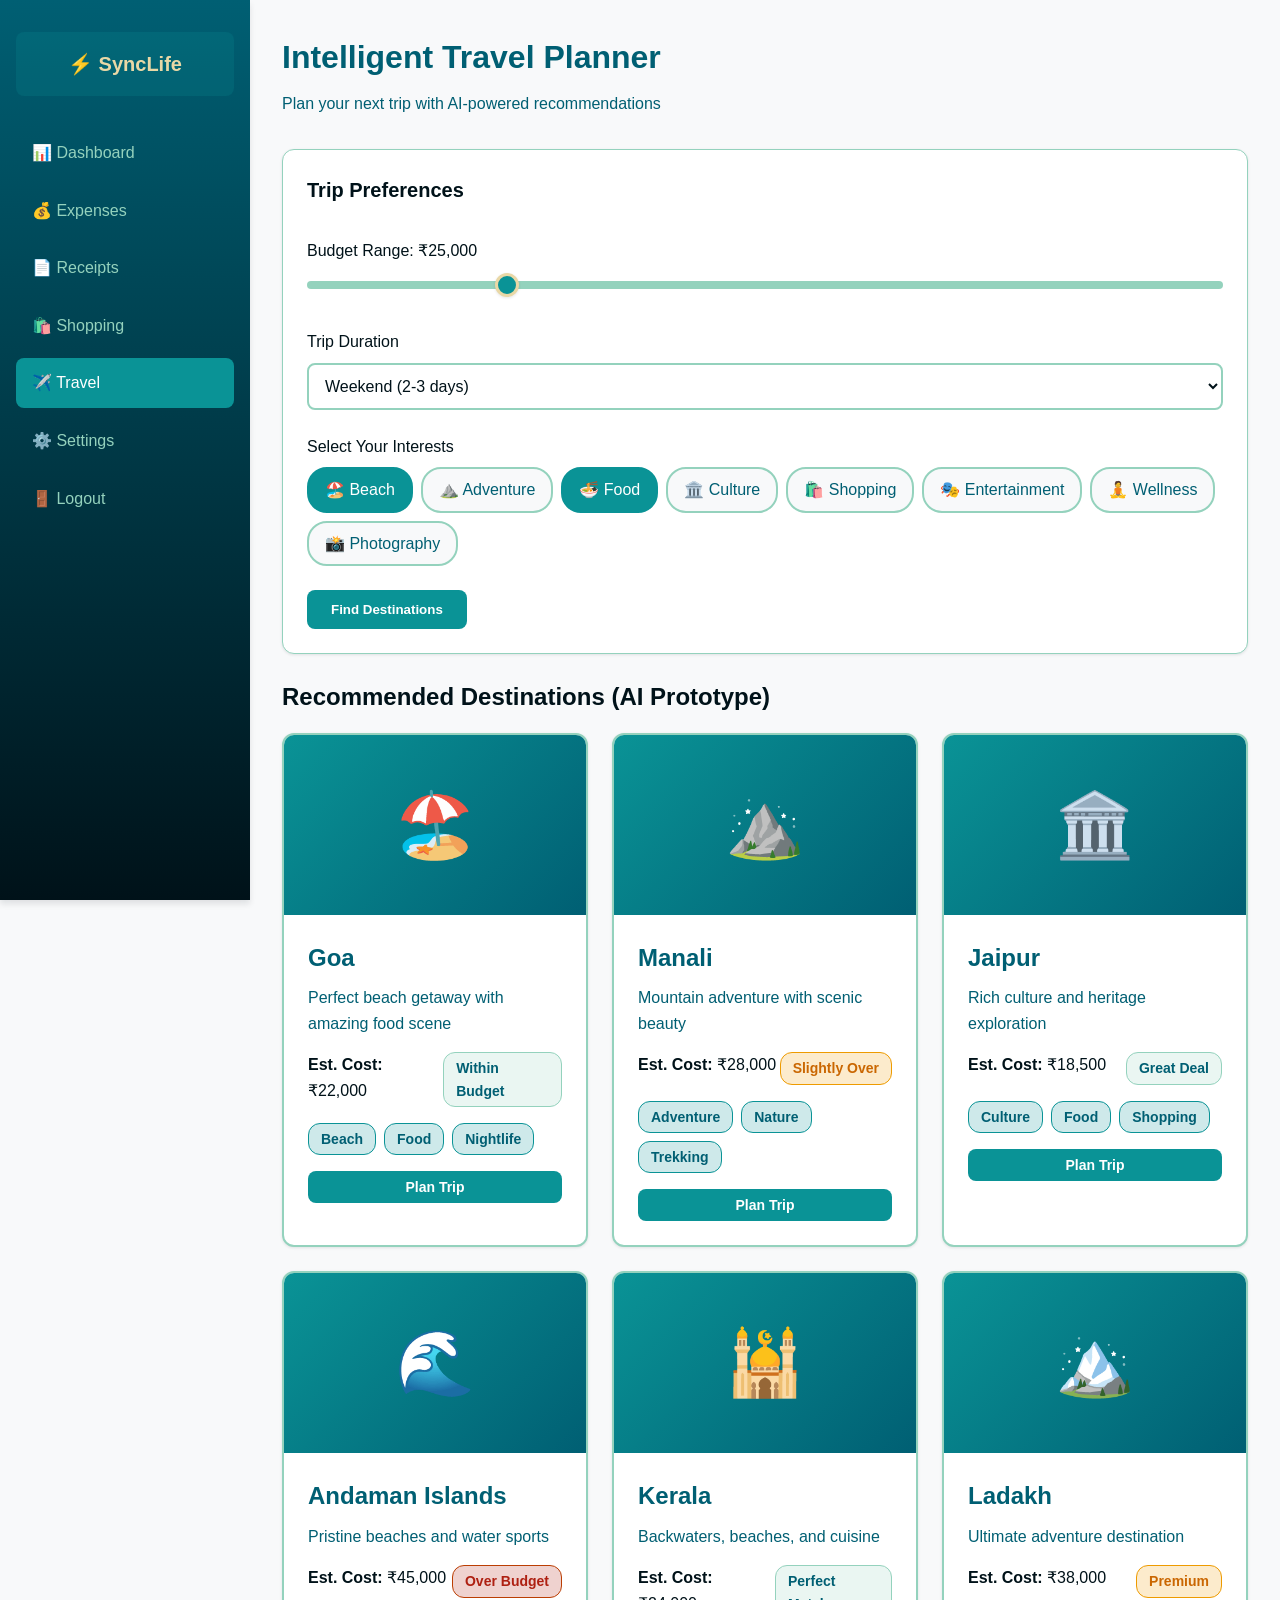
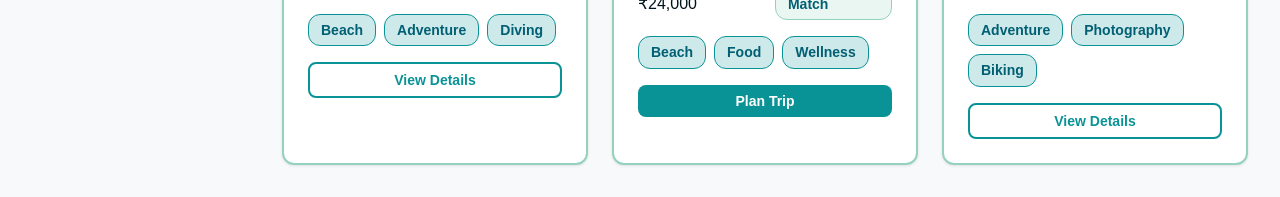
<file: template/travel.html>
<!DOCTYPE html>
<html lang="en">
<head>
    <meta charset="UTF-8">
    <meta name="viewport" content="width=device-width, initial-scale=1.0">
    <title>Travel Planner - SyncLife</title>
    <link rel="stylesheet" href="../style/main.css">
    <link rel="stylesheet" href="../style/dashboard.css">
    <link rel="stylesheet" href="../style/components.css">
</head>
<body>
    <div class="dashboard-container">
        <aside class="sidebar">
            <div class="sidebar-logo">⚡ SyncLife</div>
            <ul class="sidebar-menu">
                <li><a href="dashboard.html">📊 Dashboard</a></li>
                <li><a href="expenses.html">💰 Expenses</a></li>
                <li><a href="receipts.html">📄 Receipts</a></li>
                <li><a href="products.html">🛍️ Shopping</a></li>
                <li><a href="travel.html" class="active">✈️ Travel</a></li>
                <li><a href="profile.html">⚙️ Settings</a></li>
                <li><a href="index.html">🚪 Logout</a></li>
            </ul>
        </aside>
        <main class="main-content">
            <div class="page-header">
                <h1>Intelligent Travel Planner</h1>
                <p class="text-secondary">Plan your next trip with AI-powered recommendations</p>
            </div>

            <div class="card mb-3">
                <h2 class="card-header">Trip Preferences</h2>
                <div class="slider-container">
                    <label class="form-label">Budget Range: ₹<span id="budget-value">25,000</span></label>
                    <input type="range" class="slider" min="5000" max="100000" step="5000" value="25000" 
                           onchange="document.getElementById('budget-value').textContent = this.value">
                </div>

                <div class="form-group">
                    <label class="form-label">Trip Duration</label>
                    <select class="form-select">
                        <option>Weekend (2-3 days)</option>
                        <option>Short Break (4-5 days)</option>
                        <option>Week Long (7 days)</option>
                        <option>Extended (10+ days)</option>
                    </select>
                </div>

                <div class="form-group">
                    <label class="form-label">Select Your Interests</label>
                    <div class="tag-group">
                        <div class="tag active">🏖️ Beach</div>
                        <div class="tag">⛰️ Adventure</div>
                        <div class="tag active">🍜 Food</div>
                        <div class="tag">🏛️ Culture</div>
                        <div class="tag">🛍️ Shopping</div>
                        <div class="tag">🎭 Entertainment</div>
                        <div class="tag">🧘 Wellness</div>
                        <div class="tag">📸 Photography</div>
                    </div>
                </div>

                <button class="btn btn-primary">Find Destinations</button>
            </div>

            <h2 class="mb-2">Recommended Destinations (AI Prototype)</h2>
            <div class="destination-grid">
                <div class="destination-card">
                    <div class="destination-image">🏖️</div>
                    <div class="destination-info">
                        <div class="destination-name">Goa</div>
                        <p class="text-secondary">Perfect beach getaway with amazing food scene</p>
                        <div style="display: flex; justify-content: space-between; margin-top: 1rem;">
                            <span><strong>Est. Cost:</strong> ₹22,000</span>
                            <span class="badge badge-success">Within Budget</span>
                        </div>
                        <div class="destination-tags">
                            <span class="badge badge-primary">Beach</span>
                            <span class="badge badge-primary">Food</span>
                            <span class="badge badge-primary">Nightlife</span>
                        </div>
                        <button class="btn btn-primary btn-sm mt-2" style="width: 100%;">Plan Trip</button>
                    </div>
                </div>

                <div class="destination-card">
                    <div class="destination-image">⛰️</div>
                    <div class="destination-info">
                        <div class="destination-name">Manali</div>
                        <p class="text-secondary">Mountain adventure with scenic beauty</p>
                        <div style="display: flex; justify-content: space-between; margin-top: 1rem;">
                            <span><strong>Est. Cost:</strong> ₹28,000</span>
                            <span class="badge badge-warning">Slightly Over</span>
                        </div>
                        <div class="destination-tags">
                            <span class="badge badge-primary">Adventure</span>
                            <span class="badge badge-primary">Nature</span>
                            <span class="badge badge-primary">Trekking</span>
                        </div>
                        <button class="btn btn-primary btn-sm mt-2" style="width: 100%;">Plan Trip</button>
                    </div>
                </div>

                <div class="destination-card">
                    <div class="destination-image">🏛️</div>
                    <div class="destination-info">
                        <div class="destination-name">Jaipur</div>
                        <p class="text-secondary">Rich culture and heritage exploration</p>
                        <div style="display: flex; justify-content: space-between; margin-top: 1rem;">
                            <span><strong>Est. Cost:</strong> ₹18,500</span>
                            <span class="badge badge-success">Great Deal</span>
                        </div>
                        <div class="destination-tags">
                            <span class="badge badge-primary">Culture</span>
                            <span class="badge badge-primary">Food</span>
                            <span class="badge badge-primary">Shopping</span>
                        </div>
                        <button class="btn btn-primary btn-sm mt-2" style="width: 100%;">Plan Trip</button>
                    </div>
                </div>

                <div class="destination-card">
                    <div class="destination-image">🌊</div>
                    <div class="destination-info">
                        <div class="destination-name">Andaman Islands</div>
                        <p class="text-secondary">Pristine beaches and water sports</p>
                        <div style="display: flex; justify-content: space-between; margin-top: 1rem;">
                            <span><strong>Est. Cost:</strong> ₹45,000</span>
                            <span class="badge badge-danger">Over Budget</span>
                        </div>
                        <div class="destination-tags">
                            <span class="badge badge-primary">Beach</span>
                            <span class="badge badge-primary">Adventure</span>
                            <span class="badge badge-primary">Diving</span>
                        </div>
                        <button class="btn btn-secondary btn-sm mt-2" style="width: 100%;">View Details</button>
                    </div>
                </div>

                <div class="destination-card">
                    <div class="destination-image">🕌</div>
                    <div class="destination-info">
                        <div class="destination-name">Kerala</div>
                        <p class="text-secondary">Backwaters, beaches, and cuisine</p>
                        <div style="display: flex; justify-content: space-between; margin-top: 1rem;">
                            <span><strong>Est. Cost:</strong> ₹24,000</span>
                            <span class="badge badge-success">Perfect Match</span>
                        </div>
                        <div class="destination-tags">
                            <span class="badge badge-primary">Beach</span>
                            <span class="badge badge-primary">Food</span>
                            <span class="badge badge-primary">Wellness</span>
                        </div>
                        <button class="btn btn-primary btn-sm mt-2" style="width: 100%;">Plan Trip</button>
                    </div>
                </div>

                <div class="destination-card">
                    <div class="destination-image">🏔️</div>
                    <div class="destination-info">
                        <div class="destination-name">Ladakh</div>
                        <p class="text-secondary">Ultimate adventure destination</p>
                        <div style="display: flex; justify-content: space-between; margin-top: 1rem;">
                            <span><strong>Est. Cost:</strong> ₹38,000</span>
                            <span class="badge badge-warning">Premium</span>
                        </div>
                        <div class="destination-tags">
                            <span class="badge badge-primary">Adventure</span>
                            <span class="badge badge-primary">Photography</span>
                            <span class="badge badge-primary">Biking</span>
                        </div>
                        <button class="btn btn-secondary btn-sm mt-2" style="width: 100%;">View Details</button>
                    </div>
                </div>
            </div>
        </main>
    </div>
</body>
</html>
</file>
<file: style/main.css>
/* =================================
   SyncLife - Main Styles (Updated Color Scheme)
   ================================= */

:root {
    /* New Color Palette */
    --ink-black: #001219;
    --dark-teal: #005f73;
    --dark-cyan: #0a9396;
    --pearl-aqua: #94d2bd;
    --vanilla-custard: #e9d8a6;
    --golden-orange: #ee9b00;
    --burnt-caramel: #ca6702;
    --rusty-spice: #bb3e03;
    --oxidized-iron: #ae2012;
    --brown-red: #9b2226;

    /* Mapped Colors */
    --primary-color: #0a9396;
    --primary-dark: #005f73;
    --secondary-color: #94d2bd;
    --accent-color: #ee9b00;
    --danger-color: #ae2012;
    --warning-color: #ca6702;
    --success-color: #94d2bd;

    --text-primary: #001219;
    --text-secondary: #005f73;
    --text-light: #94d2bd;

    --bg-primary: #ffffff;
    --bg-secondary: #f8f9fa;
    --bg-dark: #001219;
    --bg-accent: #e9d8a6;

    --border-color: #94d2bd;
    --shadow-sm: 0 1px 3px rgba(0, 18, 25, 0.1);
    --shadow-md: 0 4px 6px rgba(0, 18, 25, 0.1);
    --shadow-lg: 0 10px 25px rgba(0, 18, 25, 0.15);
}

* {
    margin: 0;
    padding: 0;
    box-sizing: border-box;
}

body {
    font-family: 'Inter', 'Segoe UI', Tahoma, Geneva, Verdana, sans-serif;
    color: var(--text-primary);
    background-color: var(--bg-secondary);
    line-height: 1.6;
}

.container {
    max-width: 1200px;
    margin: 0 auto;
    padding: 0 20px;
}

/* =================================
   Navigation
   ================================= */

.navbar {
    background: var(--bg-primary);
    box-shadow: var(--shadow-sm);
    position: sticky;
    top: 0;
    z-index: 100;
    border-bottom: 3px solid var(--dark-cyan);
}

.navbar-container {
    display: flex;
    justify-content: space-between;
    align-items: center;
    padding: 1rem 2rem;
    max-width: 1400px;
    margin: 0 auto;
}

.logo {
    font-size: 1.5rem;
    font-weight: 700;
    color: var(--dark-cyan);
    text-decoration: none;
}

.nav-links {
    display: flex;
    gap: 2rem;
    list-style: none;
}

.nav-links a {
    text-decoration: none;
    color: var(--text-secondary);
    font-weight: 500;
    transition: color 0.3s;
}

.nav-links a:hover,
.nav-links a.active {
    color: var(--dark-cyan);
}

/* =================================
   Buttons
   ================================= */

.btn {
    padding: 0.75rem 1.5rem;
    border: none;
    border-radius: 8px;
    font-weight: 600;
    cursor: pointer;
    transition: all 0.3s;
    text-decoration: none;
    display: inline-block;
    text-align: center;
}

.btn-primary {
    background: var(--dark-cyan);
    color: white;
}

.btn-primary:hover {
    background: var(--dark-teal);
    transform: translateY(-2px);
    box-shadow: var(--shadow-md);
}

.btn-secondary {
    background: var(--bg-primary);
    color: var(--dark-cyan);
    border: 2px solid var(--dark-cyan);
}

.btn-secondary:hover {
    background: var(--dark-cyan);
    color: white;
}

.btn-success {
    background: var(--pearl-aqua);
    color: var(--dark-teal);
}

.btn-success:hover {
    background: var(--dark-cyan);
    color: white;
}

.btn-danger {
    background: var(--oxidized-iron);
    color: white;
}

.btn-danger:hover {
    background: var(--brown-red);
}

.btn-warning {
    background: var(--golden-orange);
    color: white;
}

.btn-warning:hover {
    background: var(--burnt-caramel);
}

.btn-sm {
    padding: 0.5rem 1rem;
    font-size: 0.875rem;
}

/* =================================
   Cards
   ================================= */

.card {
    background: var(--bg-primary);
    border-radius: 12px;
    padding: 1.5rem;
    box-shadow: var(--shadow-sm);
    transition: all 0.3s;
    border: 1px solid var(--border-color);
}

.card:hover {
    box-shadow: var(--shadow-md);
    border-color: var(--dark-cyan);
}

.card-header {
    font-size: 1.25rem;
    font-weight: 600;
    margin-bottom: 1rem;
    color: var(--text-primary);
}

.card-body {
    color: var(--text-secondary);
}

/* =================================
   Forms
   ================================= */

.form-group {
    margin-bottom: 1.5rem;
}

.form-label {
    display: block;
    margin-bottom: 0.5rem;
    font-weight: 500;
    color: var(--text-primary);
}

.form-input,
.form-select,
.form-textarea {
    width: 100%;
    padding: 0.75rem;
    border: 2px solid var(--border-color);
    border-radius: 8px;
    font-size: 1rem;
    transition: border-color 0.3s;
    background: var(--bg-primary);
    color: var(--text-primary);
}

.form-input:focus,
.form-select:focus,
.form-textarea:focus {
    outline: none;
    border-color: var(--dark-cyan);
    box-shadow: 0 0 0 3px rgba(10, 147, 150, 0.1);
}

.form-textarea {
    resize: vertical;
    min-height: 100px;
}

/* =================================
   Tables
   ================================= */

.table {
    width: 100%;
    border-collapse: collapse;
    background: var(--bg-primary);
    border-radius: 12px;
    overflow: hidden;
    border: 1px solid var(--border-color);
}

.table th,
.table td {
    padding: 1rem;
    text-align: left;
    border-bottom: 1px solid var(--border-color);
}

.table th {
    background: var(--vanilla-custard);
    font-weight: 600;
    color: var(--dark-teal);
}

.table tr:last-child td {
    border-bottom: none;
}

.table tr:hover {
    background: rgba(148, 210, 189, 0.1);
}

/* =================================
   Grid System
   ================================= */

.grid {
    display: grid;
    gap: 1.5rem;
}

.grid-2 {
    grid-template-columns: repeat(2, 1fr);
}

.grid-3 {
    grid-template-columns: repeat(3, 1fr);
}

.grid-4 {
    grid-template-columns: repeat(4, 1fr);
}

/* =================================
   Utilities
   ================================= */

.text-center {
    text-align: center;
}

.mt-1 { margin-top: 0.5rem; }
.mt-2 { margin-top: 1rem; }
.mt-3 { margin-top: 1.5rem; }
.mt-4 { margin-top: 2rem; }

.mb-1 { margin-bottom: 0.5rem; }
.mb-2 { margin-bottom: 1rem; }
.mb-3 { margin-bottom: 1.5rem; }
.mb-4 { margin-bottom: 2rem; }

.text-primary { color: var(--dark-cyan); }
.text-secondary { color: var(--text-secondary); }
.text-success { color: var(--pearl-aqua); }
.text-danger { color: var(--oxidized-iron); }
.text-warning { color: var(--golden-orange); }

.badge {
    display: inline-block;
    padding: 0.25rem 0.75rem;
    border-radius: 12px;
    font-size: 0.875rem;
    font-weight: 600;
}

.badge-success {
    background: rgba(148, 210, 189, 0.2);
    color: var(--dark-teal);
    border: 1px solid var(--pearl-aqua);
}

.badge-warning {
    background: rgba(238, 155, 0, 0.2);
    color: var(--burnt-caramel);
    border: 1px solid var(--golden-orange);
}

.badge-danger {
    background: rgba(174, 32, 18, 0.2);
    color: var(--oxidized-iron);
    border: 1px solid var(--rusty-spice);
}

.badge-primary {
    background: rgba(10, 147, 150, 0.2);
    color: var(--dark-teal);
    border: 1px solid var(--dark-cyan);
}

/* =================================
   Responsive
   ================================= */

@media (max-width: 768px) {
    .grid-2,
    .grid-3,
    .grid-4 {
        grid-template-columns: 1fr;
    }

    .nav-links {
        display: none;
    }
}
</file>
<file: style/dashboard.css>
/* =================================
   Dashboard Layout (Updated Colors)
   ================================= */

.dashboard-container {
    display: flex;
    min-height: 100vh;
}

.sidebar {
    width: 250px;
    background: linear-gradient(180deg, var(--dark-teal) 0%, var(--ink-black) 100%);
    box-shadow: var(--shadow-md);
    padding: 2rem 1rem;
    position: fixed;
    height: 100vh;
    overflow-y: auto;
}

.sidebar-logo {
    font-size: 1.25rem;
    font-weight: 700;
    color: var(--vanilla-custard);
    margin-bottom: 2rem;
    text-align: center;
    padding: 1rem;
    background: rgba(10, 147, 150, 0.2);
    border-radius: 8px;
}

.sidebar-menu {
    list-style: none;
}

.sidebar-menu li {
    margin-bottom: 0.5rem;
}

.sidebar-menu a {
    display: flex;
    align-items: center;
    gap: 0.75rem;
    padding: 0.75rem 1rem;
    text-decoration: none;
    color: var(--pearl-aqua);
    border-radius: 8px;
    transition: all 0.3s;
}

.sidebar-menu a:hover {
    background: rgba(10, 147, 150, 0.3);
    color: var(--vanilla-custard);
    transform: translateX(5px);
}

.sidebar-menu a.active {
    background: var(--dark-cyan);
    color: white;
}

.main-content {
    margin-left: 250px;
    flex: 1;
    padding: 2rem;
    background: var(--bg-secondary);
}

.page-header {
    margin-bottom: 2rem;
}

.page-header h1 {
    font-size: 2rem;
    margin-bottom: 0.5rem;
    color: var(--dark-teal);
}

/* =================================
   Stats Cards
   ================================= */

.stats-grid {
    display: grid;
    grid-template-columns: repeat(auto-fit, minmax(250px, 1fr));
    gap: 1.5rem;
    margin-bottom: 2rem;
}

.stat-card {
    background: linear-gradient(135deg, var(--dark-cyan) 0%, var(--dark-teal) 100%);
    padding: 1.5rem;
    border-radius: 12px;
    box-shadow: var(--shadow-md);
    color: white;
    border: 2px solid var(--pearl-aqua);
}

.stat-label {
    color: var(--vanilla-custard);
    font-size: 0.875rem;
    margin-bottom: 0.5rem;
    font-weight: 500;
}

.stat-value {
    font-size: 2rem;
    font-weight: 700;
    color: white;
}

.stat-change {
    font-size: 0.875rem;
    margin-top: 0.5rem;
    color: var(--pearl-aqua);
}

.progress-bar {
    width: 100%;
    height: 10px;
    background: rgba(255, 255, 255, 0.2);
    border-radius: 10px;
    overflow: hidden;
    margin-top: 0.5rem;
}

.progress-fill {
    height: 100%;
    background: var(--vanilla-custard);
    transition: width 0.3s;
}

/* =================================
   Quick Actions
   ================================= */

.quick-actions {
    display: grid;
    grid-template-columns: repeat(auto-fit, minmax(200px, 1fr));
    gap: 1rem;
    margin-bottom: 2rem;
}

.action-card {
    background: var(--bg-primary);
    padding: 1.5rem;
    border-radius: 12px;
    text-align: center;
    cursor: pointer;
    transition: all 0.3s;
    text-decoration: none;
    color: var(--text-primary);
    border: 2px solid var(--border-color);
}

.action-card:hover {
    transform: translateY(-5px);
    box-shadow: var(--shadow-md);
    border-color: var(--dark-cyan);
    background: linear-gradient(135deg, rgba(10, 147, 150, 0.05) 0%, rgba(148, 210, 189, 0.05) 100%);
}

.action-icon {
    font-size: 2.5rem;
    margin-bottom: 0.5rem;
}

/* =================================
   Insights Section
   ================================= */

.insights-section {
    background: var(--bg-primary);
    padding: 1.5rem;
    border-radius: 12px;
    box-shadow: var(--shadow-sm);
    border: 1px solid var(--border-color);
}

.insight-item {
    padding: 1rem;
    border-left: 4px solid var(--dark-cyan);
    background: linear-gradient(90deg, rgba(10, 147, 150, 0.05) 0%, transparent 100%);
    margin-bottom: 1rem;
    border-radius: 4px;
}

.insight-item:last-child {
    margin-bottom: 0;
}

.insight-item strong {
    color: var(--dark-teal);
}

/* =================================
   Responsive
   ================================= */

@media (max-width: 768px) {
    .sidebar {
        display: none;
    }

    .main-content {
        margin-left: 0;
    }
}
</file>
<file: style/components.css>
/* =================================
   Reusable Components (Updated Colors)
   ================================= */

/* Upload Box */
.upload-box {
    border: 3px dashed var(--dark-cyan);
    border-radius: 12px;
    padding: 3rem;
    text-align: center;
    background: linear-gradient(135deg, rgba(148, 210, 189, 0.1) 0%, rgba(233, 216, 166, 0.1) 100%);
    cursor: pointer;
    transition: all 0.3s;
}

.upload-box:hover {
    border-color: var(--golden-orange);
    background: linear-gradient(135deg, rgba(10, 147, 150, 0.1) 0%, rgba(238, 155, 0, 0.1) 100%);
    transform: scale(1.02);
}

.upload-icon {
    font-size: 3rem;
    color: var(--dark-cyan);
    margin-bottom: 1rem;
}

/* Product Cards */
.product-grid {
    display: grid;
    grid-template-columns: repeat(auto-fill, minmax(250px, 1fr));
    gap: 1.5rem;
}

.product-card {
    background: var(--bg-primary);
    border-radius: 12px;
    overflow: hidden;
    box-shadow: var(--shadow-sm);
    transition: all 0.3s;
    border: 2px solid var(--border-color);
}

.product-card:hover {
    transform: translateY(-8px);
    box-shadow: var(--shadow-lg);
    border-color: var(--dark-cyan);
}

.product-image {
    width: 100%;
    height: 200px;
    background: linear-gradient(135deg, var(--pearl-aqua) 0%, var(--vanilla-custard) 100%);
    display: flex;
    align-items: center;
    justify-content: center;
    font-size: 3rem;
}

.product-info {
    padding: 1rem;
}

.product-name {
    font-weight: 600;
    margin-bottom: 0.5rem;
    color: var(--dark-teal);
}

.product-price {
    font-size: 1.25rem;
    color: var(--golden-orange);
    font-weight: 700;
}

/* Destination Cards */
.destination-grid {
    display: grid;
    grid-template-columns: repeat(auto-fill, minmax(300px, 1fr));
    gap: 1.5rem;
}

.destination-card {
    background: var(--bg-primary);
    border-radius: 12px;
    overflow: hidden;
    box-shadow: var(--shadow-sm);
    transition: all 0.3s;
    border: 2px solid var(--border-color);
}

.destination-card:hover {
    transform: translateY(-8px);
    box-shadow: var(--shadow-lg);
    border-color: var(--dark-cyan);
}

.destination-image {
    width: 100%;
    height: 180px;
    background: linear-gradient(135deg, var(--dark-cyan) 0%, var(--dark-teal) 100%);
    display: flex;
    align-items: center;
    justify-content: center;
    font-size: 4rem;
}

.destination-info {
    padding: 1.5rem;
}

.destination-name {
    font-size: 1.5rem;
    font-weight: 700;
    margin-bottom: 0.5rem;
    color: var(--dark-teal);
}

.destination-tags {
    display: flex;
    gap: 0.5rem;
    flex-wrap: wrap;
    margin-top: 1rem;
}

/* Slider */
.slider-container {
    margin: 2rem 0;
}

.slider {
    width: 100%;
    height: 8px;
    border-radius: 8px;
    background: var(--pearl-aqua);
    outline: none;
    -webkit-appearance: none;
}

.slider::-webkit-slider-thumb {
    -webkit-appearance: none;
    appearance: none;
    width: 24px;
    height: 24px;
    border-radius: 50%;
    background: var(--dark-cyan);
    cursor: pointer;
    border: 3px solid var(--vanilla-custard);
    box-shadow: var(--shadow-sm);
}

.slider::-moz-range-thumb {
    width: 24px;
    height: 24px;
    border-radius: 50%;
    background: var(--dark-cyan);
    cursor: pointer;
    border: 3px solid var(--vanilla-custard);
    box-shadow: var(--shadow-sm);
}

/* Tag Pills */
.tag-group {
    display: flex;
    gap: 0.5rem;
    flex-wrap: wrap;
}

.tag {
    padding: 0.5rem 1rem;
    border-radius: 20px;
    background: var(--bg-secondary);
    color: var(--dark-teal);
    cursor: pointer;
    transition: all 0.3s;
    border: 2px solid var(--border-color);
    font-weight: 500;
}

.tag:hover {
    background: rgba(10, 147, 150, 0.1);
    border-color: var(--dark-cyan);
    transform: scale(1.05);
}

.tag.active {
    background: var(--dark-cyan);
    color: white;
    border-color: var(--dark-cyan);
}

/* Receipt Preview */
.receipt-preview {
    background: var(--bg-primary);
    border-radius: 12px;
    padding: 2rem;
    box-shadow: var(--shadow-sm);
    border: 2px solid var(--border-color);
}

.receipt-field {
    display: flex;
    justify-content: space-between;
    padding: 1rem;
    border-bottom: 1px solid var(--border-color);
}

.receipt-field:last-child {
    border-bottom: none;
}

.field-label {
    font-weight: 600;
    color: var(--dark-teal);
}

.field-value {
    color: var(--text-primary);
    font-weight: 500;
}

/* Confidence Indicator */
.confidence-bar {
    display: flex;
    align-items: center;
    gap: 1rem;
    margin-top: 1rem;
    padding: 1rem;
    background: rgba(148, 210, 189, 0.1);
    border-radius: 8px;
}

.confidence-fill {
    flex: 1;
    height: 12px;
    background: rgba(10, 147, 150, 0.2);
    border-radius: 8px;
    overflow: hidden;
    border: 1px solid var(--pearl-aqua);
}

.confidence-fill-inner {
    height: 100%;
    background: linear-gradient(90deg, var(--dark-cyan) 0%, var(--pearl-aqua) 100%);
}
</file>
